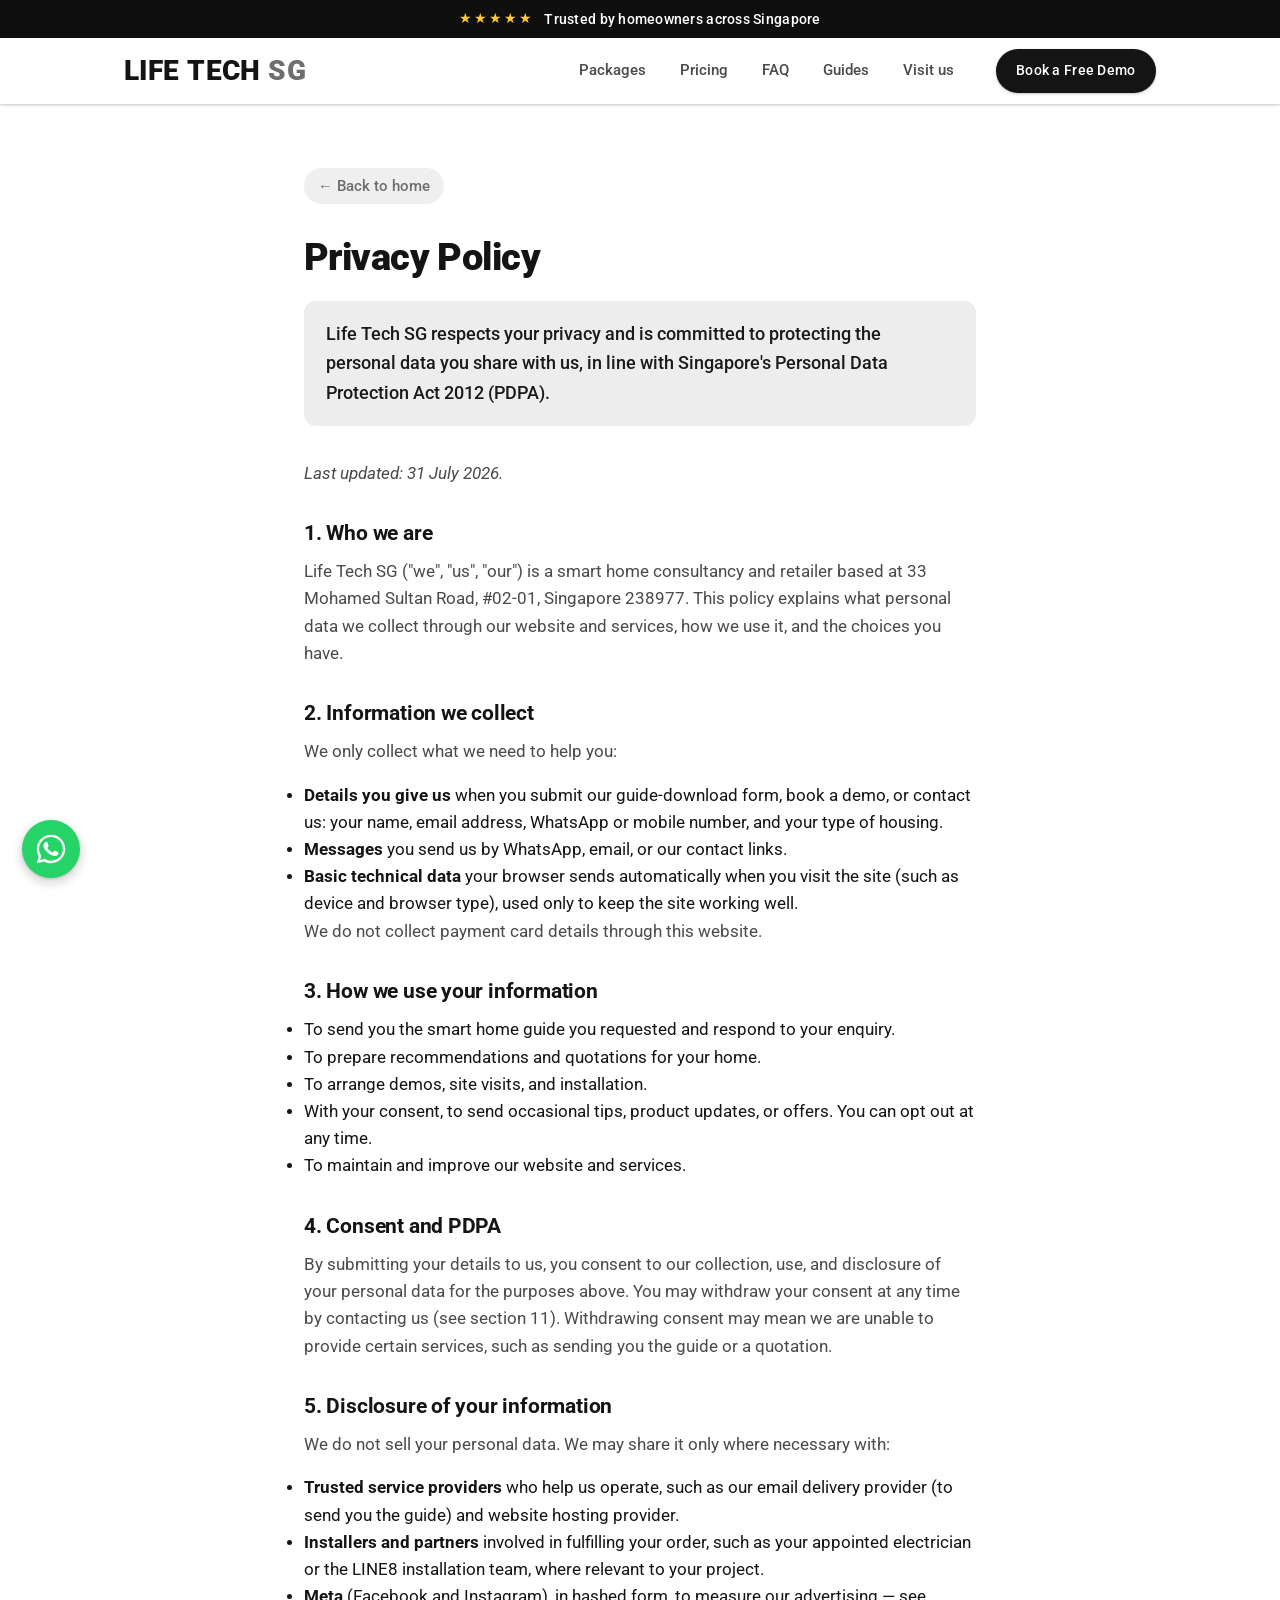
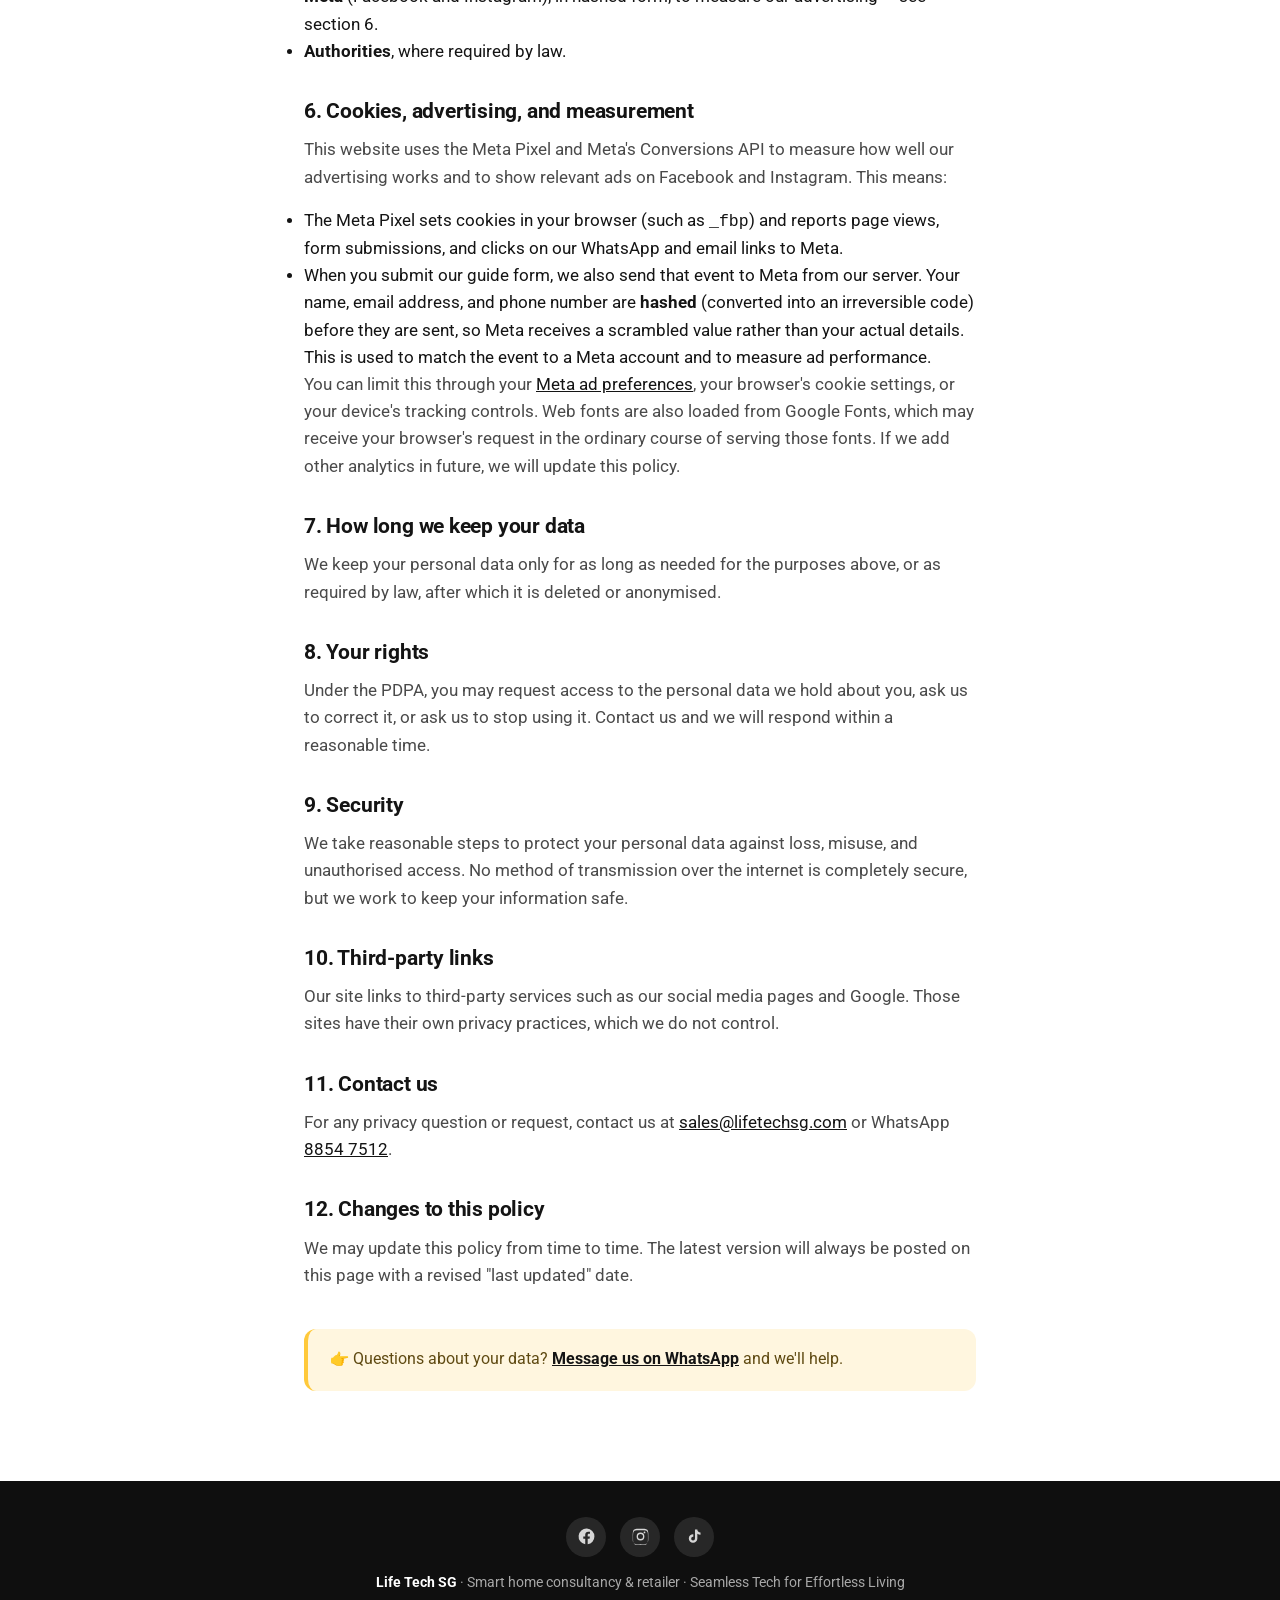
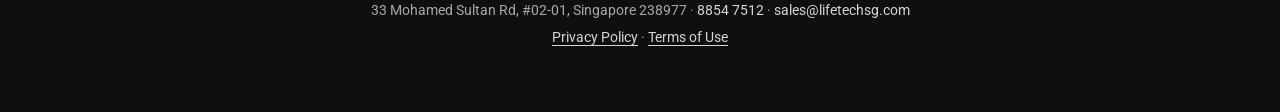
<file: privacy.html>
<!DOCTYPE html>
<html lang="en">
<head>
  <meta charset="UTF-8">
  <meta name="viewport" content="width=device-width, initial-scale=1.0">
  <title>Privacy Policy | Life Tech SG</title>
  <meta name="description" content="How Life Tech SG collects, uses, and protects your personal data in line with Singapore's Personal Data Protection Act (PDPA).">
  <link rel="preconnect" href="https://fonts.googleapis.com">
  <link rel="preconnect" href="https://fonts.gstatic.com" crossorigin>
  <link href="https://fonts.googleapis.com/css2?family=Roboto:wght@400;500;700;900&display=swap" rel="stylesheet">
  <link rel="stylesheet" href="css/style.css">
  <link rel="icon" href="data:image/svg+xml,<svg xmlns='http://www.w3.org/2000/svg' viewBox='0 0 100 100'><text y='.9em' font-size='90'>🏠</text></svg>">
  <!-- Meta Pixel (browser side). Conversions API events are sent server-side
       from api/lead.js and deduplicated against these by event_id. -->
  <script src="js/meta-pixel.js"></script>
</head>
<body>

<header class="site-header">
  <div class="trust-bar">
    <div class="container">
      <span class="stars" aria-hidden="true">★★★★★</span>
      <span>Trusted by homeowners across Singapore</span>
    </div>
  </div>
  <div class="container nav-wrap">
    <a href="index.html" class="logo">Life&nbsp;Tech&nbsp;<span>SG</span></a>
    <nav class="site-nav" id="siteNav">
      <a href="index.html#setups">Packages</a>
      <a href="index.html#pricing">Pricing</a>
      <a href="index.html#faq">FAQ</a>
      <a href="index.html#blog">Guides</a>
      <a href="index.html#contact">Visit us</a>
    </nav>
    <a class="btn btn-primary nav-cta" href="https://wa.me/6588547512?text=Hi!%20I'd%20like%20to%20book%20a%20free%20smart%20home%20demo." target="_blank" rel="noopener">Book a Free Demo</a>
    <button class="nav-toggle" id="navToggle" aria-label="Open menu" aria-expanded="false">
      <span></span><span></span><span></span>
    </button>
  </div>
</header>

<article class="article">
  <a class="article-back" href="index.html">← Back to home</a>
  <h1>Privacy Policy</h1>
  <p class="lede">Life Tech SG respects your privacy and is committed to protecting the personal data you share with us, in line with Singapore's Personal Data Protection Act 2012 (PDPA).</p>
  <p><em>Last updated: 31 July 2026.</em></p>

  <h2>1. Who we are</h2>
  <p>Life Tech SG ("we", "us", "our") is a smart home consultancy and retailer based at 33 Mohamed Sultan Road, #02-01, Singapore 238977. This policy explains what personal data we collect through our website and services, how we use it, and the choices you have.</p>

  <h2>2. Information we collect</h2>
  <p>We only collect what we need to help you:</p>
  <ul>
    <li><strong>Details you give us</strong> when you submit our guide-download form, book a demo, or contact us: your name, email address, WhatsApp or mobile number, and your type of housing.</li>
    <li><strong>Messages</strong> you send us by WhatsApp, email, or our contact links.</li>
    <li><strong>Basic technical data</strong> your browser sends automatically when you visit the site (such as device and browser type), used only to keep the site working well.</li>
  </ul>
  <p>We do not collect payment card details through this website.</p>

  <h2>3. How we use your information</h2>
  <ul>
    <li>To send you the smart home guide you requested and respond to your enquiry.</li>
    <li>To prepare recommendations and quotations for your home.</li>
    <li>To arrange demos, site visits, and installation.</li>
    <li>With your consent, to send occasional tips, product updates, or offers. You can opt out at any time.</li>
    <li>To maintain and improve our website and services.</li>
  </ul>

  <h2>4. Consent and PDPA</h2>
  <p>By submitting your details to us, you consent to our collection, use, and disclosure of your personal data for the purposes above. You may withdraw your consent at any time by contacting us (see section 11). Withdrawing consent may mean we are unable to provide certain services, such as sending you the guide or a quotation.</p>

  <h2>5. Disclosure of your information</h2>
  <p>We do not sell your personal data. We may share it only where necessary with:</p>
  <ul>
    <li><strong>Trusted service providers</strong> who help us operate, such as our email delivery provider (to send you the guide) and website hosting provider.</li>
    <li><strong>Installers and partners</strong> involved in fulfilling your order, such as your appointed electrician or the LINE8 installation team, where relevant to your project.</li>
    <li><strong>Meta</strong> (Facebook and Instagram), in hashed form, to measure our advertising — see section 6.</li>
    <li><strong>Authorities</strong>, where required by law.</li>
  </ul>

  <h2>6. Cookies, advertising, and measurement</h2>
  <p>This website uses the Meta Pixel and Meta's Conversions API to measure how well our advertising works and to show relevant ads on Facebook and Instagram. This means:</p>
  <ul>
    <li>The Meta Pixel sets cookies in your browser (such as <code>_fbp</code>) and reports page views, form submissions, and clicks on our WhatsApp and email links to Meta.</li>
    <li>When you submit our guide form, we also send that event to Meta from our server. Your name, email address, and phone number are <strong>hashed</strong> (converted into an irreversible code) before they are sent, so Meta receives a scrambled value rather than your actual details. This is used to match the event to a Meta account and to measure ad performance.</li>
  </ul>
  <p>You can limit this through your <a href="https://www.facebook.com/settings?tab=ads" target="_blank" rel="noopener">Meta ad preferences</a>, your browser's cookie settings, or your device's tracking controls. Web fonts are also loaded from Google Fonts, which may receive your browser's request in the ordinary course of serving those fonts. If we add other analytics in future, we will update this policy.</p>

  <h2>7. How long we keep your data</h2>
  <p>We keep your personal data only for as long as needed for the purposes above, or as required by law, after which it is deleted or anonymised.</p>

  <h2>8. Your rights</h2>
  <p>Under the PDPA, you may request access to the personal data we hold about you, ask us to correct it, or ask us to stop using it. Contact us and we will respond within a reasonable time.</p>

  <h2>9. Security</h2>
  <p>We take reasonable steps to protect your personal data against loss, misuse, and unauthorised access. No method of transmission over the internet is completely secure, but we work to keep your information safe.</p>

  <h2>10. Third-party links</h2>
  <p>Our site links to third-party services such as our social media pages and Google. Those sites have their own privacy practices, which we do not control.</p>

  <h2>11. Contact us</h2>
  <p>For any privacy question or request, contact us at <a href="mailto:sales@lifetechsg.com">sales@lifetechsg.com</a> or WhatsApp <a href="https://wa.me/6588547512" target="_blank" rel="noopener">8854 7512</a>.</p>

  <h2>12. Changes to this policy</h2>
  <p>We may update this policy from time to time. The latest version will always be posted on this page with a revised "last updated" date.</p>

  <div class="callout">
    👉 Questions about your data? <a href="https://wa.me/6588547512?text=Hi!%20I%20have%20a%20question%20about%20your%20privacy%20policy." target="_blank" rel="noopener">Message us on WhatsApp</a> and we'll help.
  </div>
</article>

<footer class="site-footer">
  <div class="container footer-wrap">
    <div class="footer-social">
      <a href="https://www.facebook.com/lifetechsg/" target="_blank" rel="noopener" aria-label="Life Tech SG on Facebook"><svg viewBox="0 0 24 24" aria-hidden="true"><path d="M22 12a10 10 0 1 0-11.6 9.9v-7H7.9V12h2.5V9.8c0-2.5 1.5-3.9 3.8-3.9 1.1 0 2.2.2 2.2.2v2.5h-1.3c-1.2 0-1.6.8-1.6 1.6V12h2.8l-.4 2.9h-2.4v7A10 10 0 0 0 22 12z"/></svg></a>
      <a href="https://www.instagram.com/lifetechsg/" target="_blank" rel="noopener" aria-label="Life Tech SG on Instagram"><svg viewBox="0 0 24 24" aria-hidden="true"><path d="M12 2.2c3.2 0 3.6 0 4.9.1 1.2.1 1.8.3 2.2.4.6.2 1 .5 1.4.9.4.4.7.8.9 1.4.2.4.3 1 .4 2.2.1 1.3.1 1.6.1 4.8s0 3.6-.1 4.8c-.1 1.2-.3 1.8-.4 2.2-.2.6-.5 1-.9 1.4-.4.4-.8.7-1.4.9-.4.2-1 .3-2.2.4-1.3.1-1.6.1-4.9.1s-3.6 0-4.9-.1c-1.2-.1-1.8-.3-2.2-.4-.6-.2-1-.5-1.4-.9-.4-.4-.7-.8-.9-1.4-.2-.4-.3-1-.4-2.2C2.2 15.6 2.2 15.2 2.2 12s0-3.6.1-4.8c.1-1.2.3-1.8.4-2.2.2-.6.5-1 .9-1.4.4-.4.8-.7 1.4-.9.4-.2 1-.3 2.2-.4C8.4 2.2 8.8 2.2 12 2.2zm0 1.8c-3.1 0-3.5 0-4.7.1-1.1.1-1.7.2-2.1.4-.5.2-.9.4-1.3.8-.4.4-.6.8-.8 1.3-.2.4-.3 1-.4 2.1-.1 1.2-.1 1.6-.1 4.6s0 3.4.1 4.6c.1 1.1.2 1.7.4 2.1.2.5.4.9.8 1.3.4.4.8.6 1.3.8.4.2 1 .3 2.1.4 1.2.1 1.6.1 4.7.1s3.5 0 4.7-.1c1.1-.1 1.7-.2 2.1-.4.5-.2.9-.4 1.3-.8.4-.4.6-.8.8-1.3.2-.4.3-1 .4-2.1.1-1.2.1-1.6.1-4.6s0-3.4-.1-4.6c-.1-1.1-.2-1.7-.4-2.1-.2-.5-.4-.9-.8-1.3-.4-.4-.8-.6-1.3-.8-.4-.2-1-.3-2.1-.4-1.2-.1-1.6-.1-4.7-.1zm0 3.1a4.9 4.9 0 1 1 0 9.8 4.9 4.9 0 0 1 0-9.8zm0 8.1a3.2 3.2 0 1 0 0-6.4 3.2 3.2 0 0 0 0 6.4zm6.2-8.3a1.15 1.15 0 1 1-2.3 0 1.15 1.15 0 0 1 2.3 0z"/></svg></a>
      <a href="https://www.tiktok.com/@lifetechsg" target="_blank" rel="noopener" aria-label="Life Tech SG on TikTok"><svg viewBox="0 0 24 24" aria-hidden="true"><path d="M16.6 5.8a4.3 4.3 0 0 1-1-2.8h-3v11.6a2.4 2.4 0 1 1-2.1-2.4V9.1a5.4 5.4 0 1 0 5.1 5.4V8.6a7.3 7.3 0 0 0 4 1.2V6.9a4.3 4.3 0 0 1-3-1.1z"/></svg></a>
    </div>
    <p><strong>Life Tech SG</strong> &middot; Smart home consultancy &amp; retailer &middot; Seamless Tech for Effortless Living</p>
    <p>33 Mohamed Sultan Rd, #02-01, Singapore 238977 &middot; <a href="https://wa.me/6588547512" target="_blank" rel="noopener">8854 7512</a> &middot; <a href="mailto:sales@lifetechsg.com">sales@lifetechsg.com</a></p>
    <p class="footer-legal"><a href="privacy.html">Privacy Policy</a> &middot; <a href="terms.html">Terms of Use</a></p>
  </div>
</footer>

<a class="wa-fab" href="https://wa.me/6588547512?text=Hi!%20I'd%20like%20to%20find%20out%20more%20about%20smart%20home%20packages." target="_blank" rel="noopener" aria-label="Chat with us on WhatsApp">
  <svg viewBox="0 0 32 32" width="30" height="30" fill="#fff" aria-hidden="true"><path d="M16 .8C7.6.8.8 7.6.8 16c0 2.7.7 5.3 2 7.6L.8 31.2l7.8-2c2.2 1.2 4.7 1.9 7.4 1.9 8.4 0 15.2-6.8 15.2-15.1C31.2 7.6 24.4.8 16 .8zm0 27.7c-2.3 0-4.6-.6-6.5-1.8l-.5-.3-4.6 1.2 1.2-4.5-.3-.5c-1.3-2-2-4.4-2-6.8C3.3 9 9 3.3 16 3.3S28.7 9 28.7 16 23 28.5 16 28.5zm7-9.5c-.4-.2-2.3-1.1-2.6-1.2-.4-.1-.6-.2-.9.2-.3.4-1 1.2-1.2 1.5-.2.3-.4.3-.8.1-.4-.2-1.6-.6-3.1-1.9-1.1-1-1.9-2.3-2.1-2.6-.2-.4 0-.6.2-.8.2-.2.4-.4.5-.7.2-.2.2-.4.4-.7.1-.3.1-.5 0-.7-.1-.2-.9-2.1-1.2-2.9-.3-.8-.6-.7-.9-.7h-.8c-.3 0-.7.1-1.1.5-.4.4-1.4 1.3-1.4 3.3s1.4 3.8 1.6 4.1c.2.3 2.8 4.3 6.8 6 .9.4 1.7.7 2.2.8 1 .3 1.8.3 2.5.2.8-.1 2.3-.9 2.6-1.8.3-.9.3-1.7.2-1.8-.1-.2-.4-.3-.8-.5z"/></svg>
</a>

<script src="js/main.js"></script>
</body>
</html>
</file>
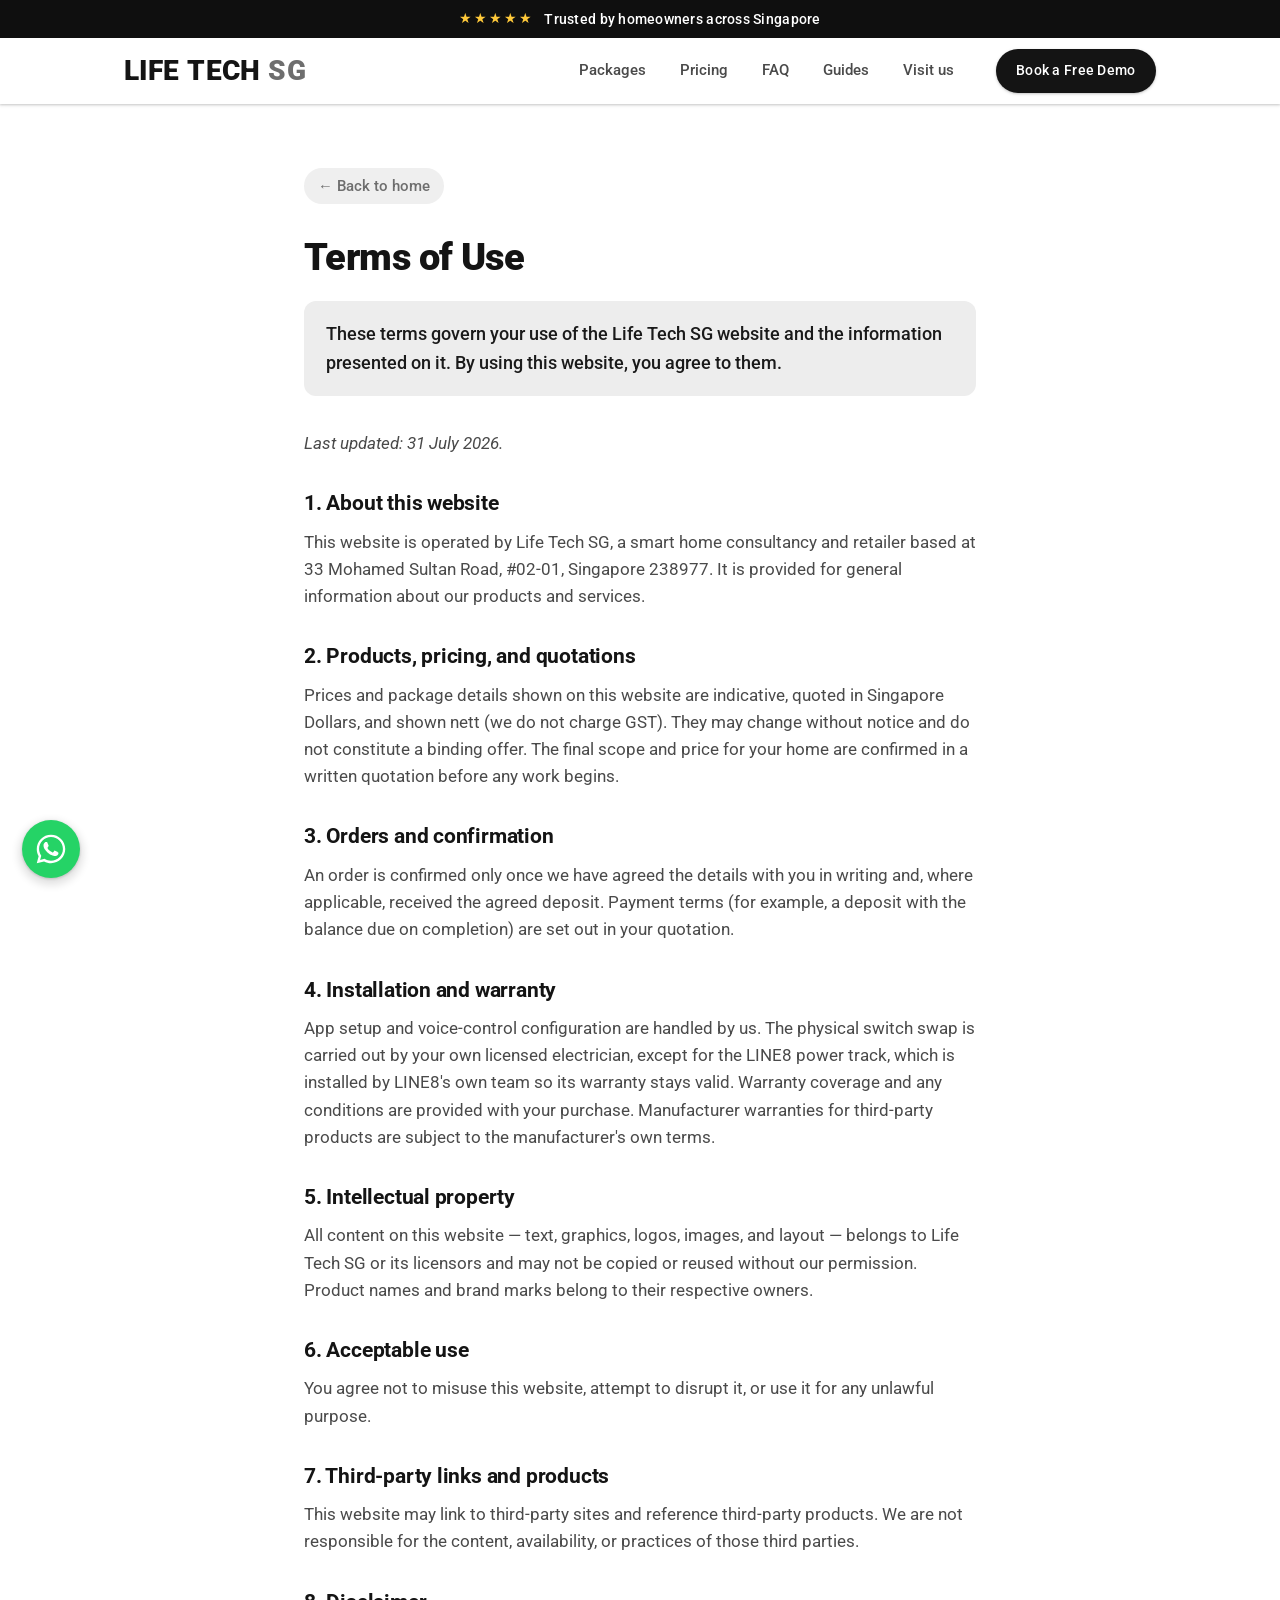
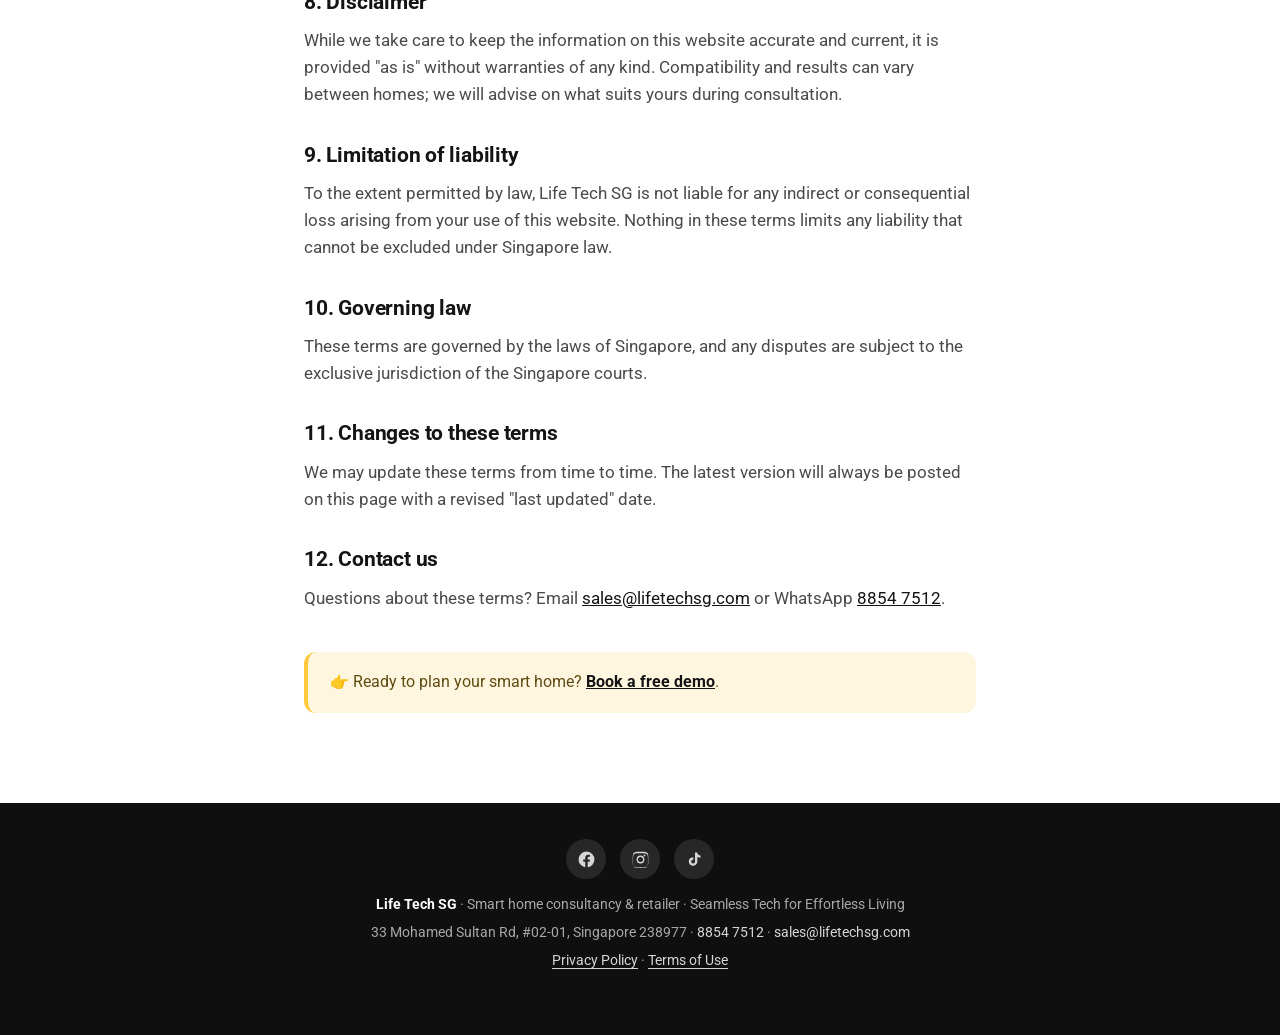
<file: terms.html>
<!DOCTYPE html>
<html lang="en">
<head>
  <meta charset="UTF-8">
  <meta name="viewport" content="width=device-width, initial-scale=1.0">
  <title>Terms of Use | Life Tech SG</title>
  <meta name="description" content="The terms governing your use of the Life Tech SG website and the information, pricing, and services presented on it.">
  <link rel="preconnect" href="https://fonts.googleapis.com">
  <link rel="preconnect" href="https://fonts.gstatic.com" crossorigin>
  <link href="https://fonts.googleapis.com/css2?family=Roboto:wght@400;500;700;900&display=swap" rel="stylesheet">
  <link rel="stylesheet" href="css/style.css">
  <link rel="icon" href="data:image/svg+xml,<svg xmlns='http://www.w3.org/2000/svg' viewBox='0 0 100 100'><text y='.9em' font-size='90'>🏠</text></svg>">
  <!-- Meta Pixel (browser side). Conversions API events are sent server-side
       from api/lead.js and deduplicated against these by event_id. -->
  <script src="js/meta-pixel.js"></script>
</head>
<body>

<header class="site-header">
  <div class="trust-bar">
    <div class="container">
      <span class="stars" aria-hidden="true">★★★★★</span>
      <span>Trusted by homeowners across Singapore</span>
    </div>
  </div>
  <div class="container nav-wrap">
    <a href="index.html" class="logo">Life&nbsp;Tech&nbsp;<span>SG</span></a>
    <nav class="site-nav" id="siteNav">
      <a href="index.html#setups">Packages</a>
      <a href="index.html#pricing">Pricing</a>
      <a href="index.html#faq">FAQ</a>
      <a href="index.html#blog">Guides</a>
      <a href="index.html#contact">Visit us</a>
    </nav>
    <a class="btn btn-primary nav-cta" href="https://wa.me/6588547512?text=Hi!%20I'd%20like%20to%20book%20a%20free%20smart%20home%20demo." target="_blank" rel="noopener">Book a Free Demo</a>
    <button class="nav-toggle" id="navToggle" aria-label="Open menu" aria-expanded="false">
      <span></span><span></span><span></span>
    </button>
  </div>
</header>

<article class="article">
  <a class="article-back" href="index.html">← Back to home</a>
  <h1>Terms of Use</h1>
  <p class="lede">These terms govern your use of the Life Tech SG website and the information presented on it. By using this website, you agree to them.</p>
  <p><em>Last updated: 31 July 2026.</em></p>

  <h2>1. About this website</h2>
  <p>This website is operated by Life Tech SG, a smart home consultancy and retailer based at 33 Mohamed Sultan Road, #02-01, Singapore 238977. It is provided for general information about our products and services.</p>

  <h2>2. Products, pricing, and quotations</h2>
  <p>Prices and package details shown on this website are indicative, quoted in Singapore Dollars, and shown nett (we do not charge GST). They may change without notice and do not constitute a binding offer. The final scope and price for your home are confirmed in a written quotation before any work begins.</p>

  <h2>3. Orders and confirmation</h2>
  <p>An order is confirmed only once we have agreed the details with you in writing and, where applicable, received the agreed deposit. Payment terms (for example, a deposit with the balance due on completion) are set out in your quotation.</p>

  <h2>4. Installation and warranty</h2>
  <p>App setup and voice-control configuration are handled by us. The physical switch swap is carried out by your own licensed electrician, except for the LINE8 power track, which is installed by LINE8's own team so its warranty stays valid. Warranty coverage and any conditions are provided with your purchase. Manufacturer warranties for third-party products are subject to the manufacturer's own terms.</p>

  <h2>5. Intellectual property</h2>
  <p>All content on this website — text, graphics, logos, images, and layout — belongs to Life Tech SG or its licensors and may not be copied or reused without our permission. Product names and brand marks belong to their respective owners.</p>

  <h2>6. Acceptable use</h2>
  <p>You agree not to misuse this website, attempt to disrupt it, or use it for any unlawful purpose.</p>

  <h2>7. Third-party links and products</h2>
  <p>This website may link to third-party sites and reference third-party products. We are not responsible for the content, availability, or practices of those third parties.</p>

  <h2>8. Disclaimer</h2>
  <p>While we take care to keep the information on this website accurate and current, it is provided "as is" without warranties of any kind. Compatibility and results can vary between homes; we will advise on what suits yours during consultation.</p>

  <h2>9. Limitation of liability</h2>
  <p>To the extent permitted by law, Life Tech SG is not liable for any indirect or consequential loss arising from your use of this website. Nothing in these terms limits any liability that cannot be excluded under Singapore law.</p>

  <h2>10. Governing law</h2>
  <p>These terms are governed by the laws of Singapore, and any disputes are subject to the exclusive jurisdiction of the Singapore courts.</p>

  <h2>11. Changes to these terms</h2>
  <p>We may update these terms from time to time. The latest version will always be posted on this page with a revised "last updated" date.</p>

  <h2>12. Contact us</h2>
  <p>Questions about these terms? Email <a href="mailto:sales@lifetechsg.com">sales@lifetechsg.com</a> or WhatsApp <a href="https://wa.me/6588547512" target="_blank" rel="noopener">8854 7512</a>.</p>

  <div class="callout">
    👉 Ready to plan your smart home? <a href="https://wa.me/6588547512?text=Hi!%20I'd%20like%20to%20book%20a%20free%20smart%20home%20demo." target="_blank" rel="noopener">Book a free demo</a>.
  </div>
</article>

<footer class="site-footer">
  <div class="container footer-wrap">
    <div class="footer-social">
      <a href="https://www.facebook.com/lifetechsg/" target="_blank" rel="noopener" aria-label="Life Tech SG on Facebook"><svg viewBox="0 0 24 24" aria-hidden="true"><path d="M22 12a10 10 0 1 0-11.6 9.9v-7H7.9V12h2.5V9.8c0-2.5 1.5-3.9 3.8-3.9 1.1 0 2.2.2 2.2.2v2.5h-1.3c-1.2 0-1.6.8-1.6 1.6V12h2.8l-.4 2.9h-2.4v7A10 10 0 0 0 22 12z"/></svg></a>
      <a href="https://www.instagram.com/lifetechsg/" target="_blank" rel="noopener" aria-label="Life Tech SG on Instagram"><svg viewBox="0 0 24 24" aria-hidden="true"><path d="M12 2.2c3.2 0 3.6 0 4.9.1 1.2.1 1.8.3 2.2.4.6.2 1 .5 1.4.9.4.4.7.8.9 1.4.2.4.3 1 .4 2.2.1 1.3.1 1.6.1 4.8s0 3.6-.1 4.8c-.1 1.2-.3 1.8-.4 2.2-.2.6-.5 1-.9 1.4-.4.4-.8.7-1.4.9-.4.2-1 .3-2.2.4-1.3.1-1.6.1-4.9.1s-3.6 0-4.9-.1c-1.2-.1-1.8-.3-2.2-.4-.6-.2-1-.5-1.4-.9-.4-.4-.7-.8-.9-1.4-.2-.4-.3-1-.4-2.2C2.2 15.6 2.2 15.2 2.2 12s0-3.6.1-4.8c.1-1.2.3-1.8.4-2.2.2-.6.5-1 .9-1.4.4-.4.8-.7 1.4-.9.4-.2 1-.3 2.2-.4C8.4 2.2 8.8 2.2 12 2.2zm0 1.8c-3.1 0-3.5 0-4.7.1-1.1.1-1.7.2-2.1.4-.5.2-.9.4-1.3.8-.4.4-.6.8-.8 1.3-.2.4-.3 1-.4 2.1-.1 1.2-.1 1.6-.1 4.6s0 3.4.1 4.6c.1 1.1.2 1.7.4 2.1.2.5.4.9.8 1.3.4.4.8.6 1.3.8.4.2 1 .3 2.1.4 1.2.1 1.6.1 4.7.1s3.5 0 4.7-.1c1.1-.1 1.7-.2 2.1-.4.5-.2.9-.4 1.3-.8.4-.4.6-.8.8-1.3.2-.4.3-1 .4-2.1.1-1.2.1-1.6.1-4.6s0-3.4-.1-4.6c-.1-1.1-.2-1.7-.4-2.1-.2-.5-.4-.9-.8-1.3-.4-.4-.8-.6-1.3-.8-.4-.2-1-.3-2.1-.4-1.2-.1-1.6-.1-4.7-.1zm0 3.1a4.9 4.9 0 1 1 0 9.8 4.9 4.9 0 0 1 0-9.8zm0 8.1a3.2 3.2 0 1 0 0-6.4 3.2 3.2 0 0 0 0 6.4zm6.2-8.3a1.15 1.15 0 1 1-2.3 0 1.15 1.15 0 0 1 2.3 0z"/></svg></a>
      <a href="https://www.tiktok.com/@lifetechsg" target="_blank" rel="noopener" aria-label="Life Tech SG on TikTok"><svg viewBox="0 0 24 24" aria-hidden="true"><path d="M16.6 5.8a4.3 4.3 0 0 1-1-2.8h-3v11.6a2.4 2.4 0 1 1-2.1-2.4V9.1a5.4 5.4 0 1 0 5.1 5.4V8.6a7.3 7.3 0 0 0 4 1.2V6.9a4.3 4.3 0 0 1-3-1.1z"/></svg></a>
    </div>
    <p><strong>Life Tech SG</strong> &middot; Smart home consultancy &amp; retailer &middot; Seamless Tech for Effortless Living</p>
    <p>33 Mohamed Sultan Rd, #02-01, Singapore 238977 &middot; <a href="https://wa.me/6588547512" target="_blank" rel="noopener">8854 7512</a> &middot; <a href="mailto:sales@lifetechsg.com">sales@lifetechsg.com</a></p>
    <p class="footer-legal"><a href="privacy.html">Privacy Policy</a> &middot; <a href="terms.html">Terms of Use</a></p>
  </div>
</footer>

<a class="wa-fab" href="https://wa.me/6588547512?text=Hi!%20I'd%20like%20to%20find%20out%20more%20about%20smart%20home%20packages." target="_blank" rel="noopener" aria-label="Chat with us on WhatsApp">
  <svg viewBox="0 0 32 32" width="30" height="30" fill="#fff" aria-hidden="true"><path d="M16 .8C7.6.8.8 7.6.8 16c0 2.7.7 5.3 2 7.6L.8 31.2l7.8-2c2.2 1.2 4.7 1.9 7.4 1.9 8.4 0 15.2-6.8 15.2-15.1C31.2 7.6 24.4.8 16 .8zm0 27.7c-2.3 0-4.6-.6-6.5-1.8l-.5-.3-4.6 1.2 1.2-4.5-.3-.5c-1.3-2-2-4.4-2-6.8C3.3 9 9 3.3 16 3.3S28.7 9 28.7 16 23 28.5 16 28.5zm7-9.5c-.4-.2-2.3-1.1-2.6-1.2-.4-.1-.6-.2-.9.2-.3.4-1 1.2-1.2 1.5-.2.3-.4.3-.8.1-.4-.2-1.6-.6-3.1-1.9-1.1-1-1.9-2.3-2.1-2.6-.2-.4 0-.6.2-.8.2-.2.4-.4.5-.7.2-.2.2-.4.4-.7.1-.3.1-.5 0-.7-.1-.2-.9-2.1-1.2-2.9-.3-.8-.6-.7-.9-.7h-.8c-.3 0-.7.1-1.1.5-.4.4-1.4 1.3-1.4 3.3s1.4 3.8 1.6 4.1c.2.3 2.8 4.3 6.8 6 .9.4 1.7.7 2.2.8 1 .3 1.8.3 2.5.2.8-.1 2.3-.9 2.6-1.8.3-.9.3-1.7.2-1.8-.1-.2-.4-.3-.8-.5z"/></svg>
</a>

<script src="js/main.js"></script>
</body>
</html>
</file>
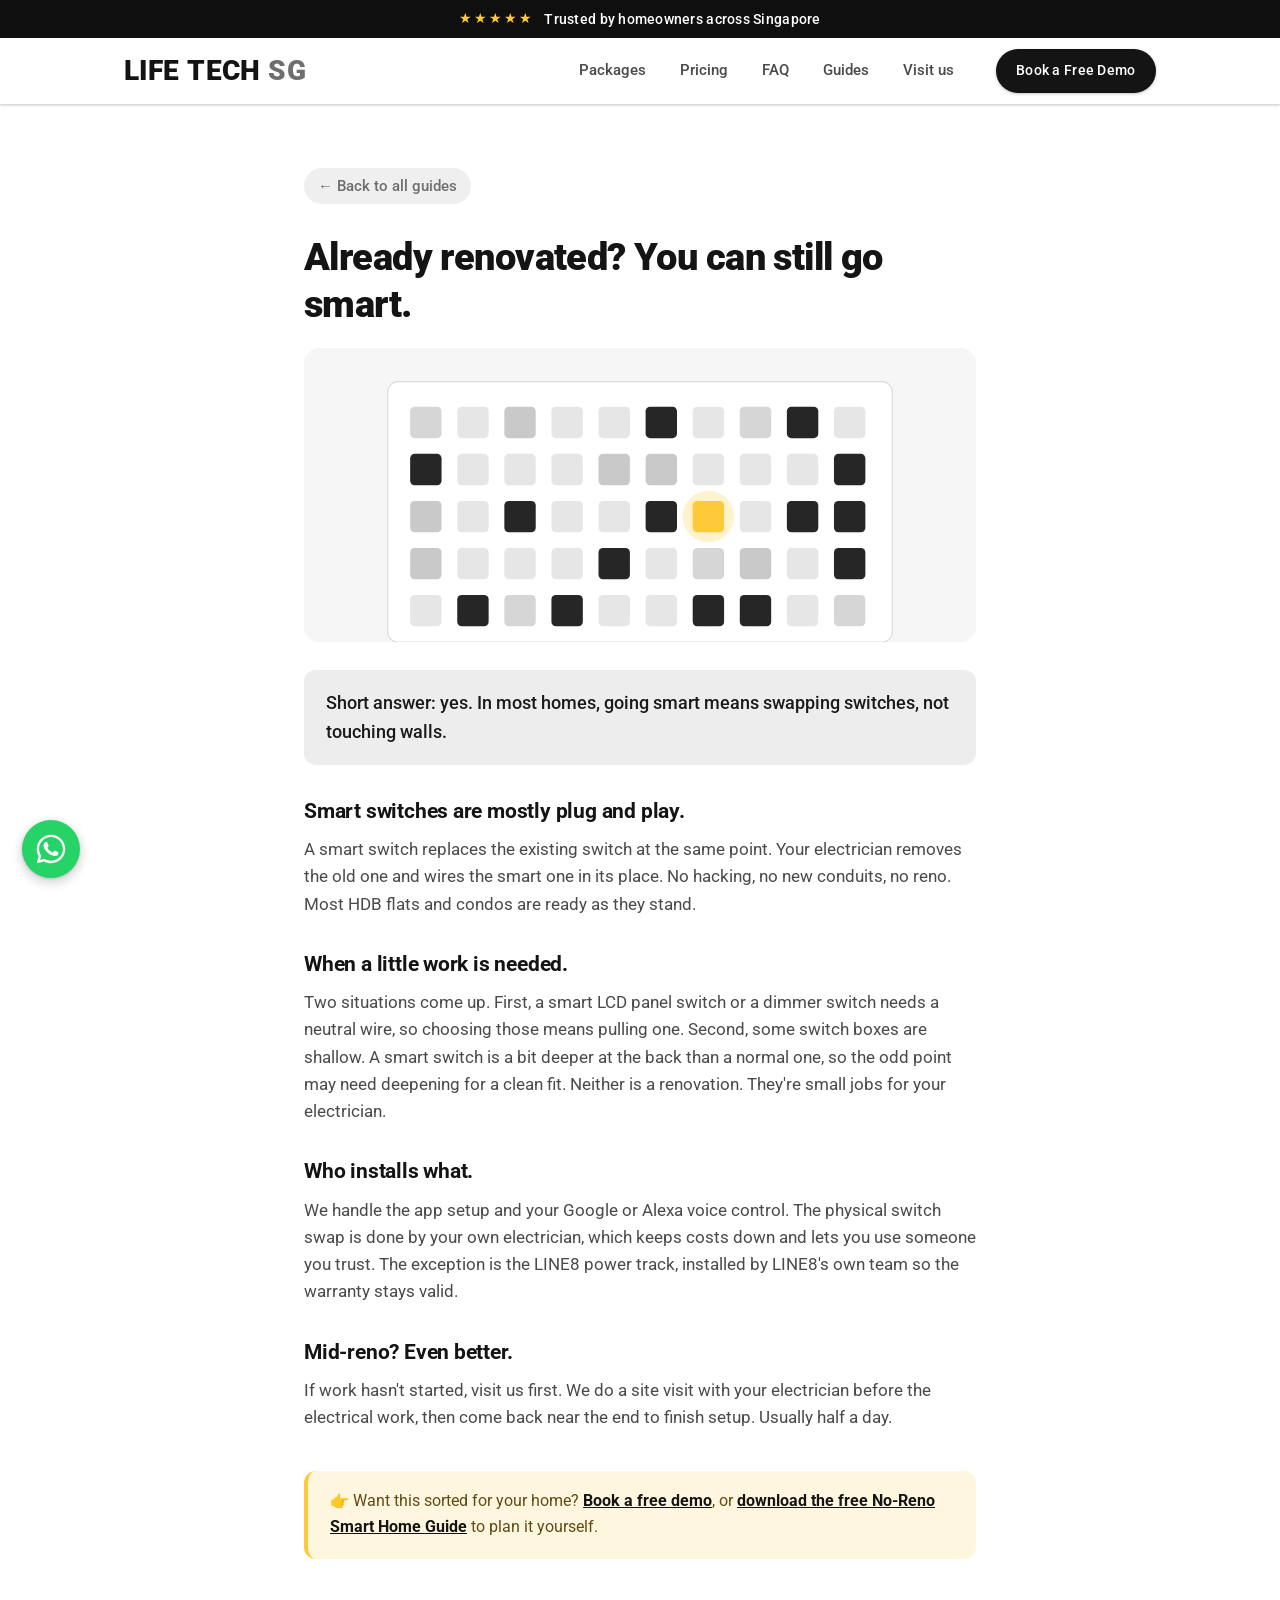
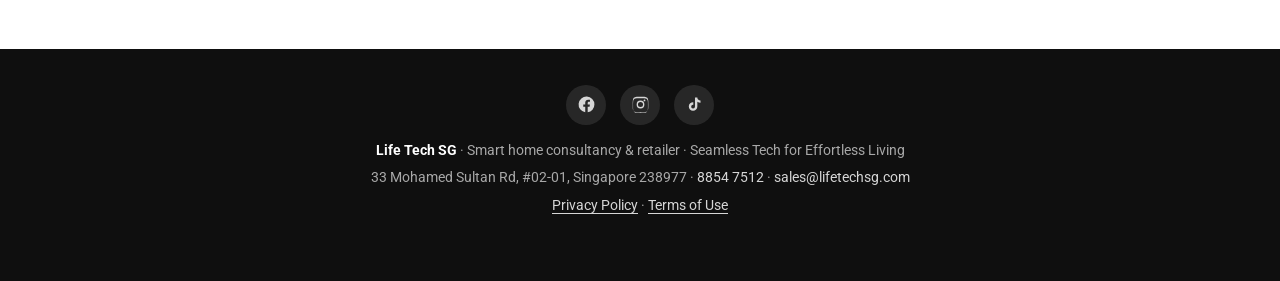
<file: blog/already-renovated-go-smart.html>
<!DOCTYPE html>
<html lang="en">
<head>
  <meta charset="UTF-8">
  <meta name="viewport" content="width=device-width, initial-scale=1.0">
  <title>Already renovated? You can still go smart. | Life Tech SG</title>
  <meta name="description" content="In most Singapore homes, going smart means swapping switches, not touching walls. Here's what's plug-and-play and when a little work is needed.">
  <link rel="preconnect" href="https://fonts.googleapis.com">
  <link rel="preconnect" href="https://fonts.gstatic.com" crossorigin>
  <link href="https://fonts.googleapis.com/css2?family=Roboto:wght@400;500;700;900&display=swap" rel="stylesheet">
  <link rel="stylesheet" href="../css/style.css">
  <link rel="icon" href="data:image/svg+xml,<svg xmlns='http://www.w3.org/2000/svg' viewBox='0 0 100 100'><text y='.9em' font-size='90'>🏠</text></svg>">
  <!-- Meta Pixel (browser side). Conversions API events are sent server-side
       from api/lead.js and deduplicated against these by event_id. -->
  <script src="../js/meta-pixel.js"></script>
</head>
<body>

<header class="site-header">
  <div class="trust-bar">
    <div class="container">
      <span class="stars" aria-hidden="true">★★★★★</span>
      <span>Trusted by homeowners across Singapore</span>
    </div>
  </div>
  <div class="container nav-wrap">
    <a href="../index.html" class="logo">Life&nbsp;Tech&nbsp;<span>SG</span></a>
    <nav class="site-nav" id="siteNav">
      <a href="../index.html#setups">Packages</a>
      <a href="../index.html#pricing">Pricing</a>
      <a href="../index.html#faq">FAQ</a>
      <a href="../index.html#blog">Guides</a>
      <a href="../index.html#contact">Visit us</a>
    </nav>
    <a class="btn btn-primary nav-cta" href="https://wa.me/6588547512?text=Hi!%20I'd%20like%20to%20book%20a%20free%20smart%20home%20demo." target="_blank" rel="noopener">Book a Free Demo</a>
    <button class="nav-toggle" id="navToggle" aria-label="Open menu" aria-expanded="false">
      <span></span><span></span><span></span>
    </button>
  </div>
</header>

<article class="article">
  <a class="article-back" href="../index.html#blog">← Back to all guides</a>
  <h1>Already renovated? You can still go smart.</h1>
  <img class="article-hero" src="../assets/blog/already-renovated.svg" alt="Abstract HDB block facade with one smart-lit window">
  <p class="lede">Short answer: yes. In most homes, going smart means swapping switches, not touching walls.</p>

  <h2>Smart switches are mostly plug and play.</h2>
  <p>A smart switch replaces the existing switch at the same point. Your electrician removes the old one and wires the smart one in its place. No hacking, no new conduits, no reno. Most HDB flats and condos are ready as they stand.</p>

  <h2>When a little work is needed.</h2>
  <p>Two situations come up. First, a smart LCD panel switch or a dimmer switch needs a neutral wire, so choosing those means pulling one. Second, some switch boxes are shallow. A smart switch is a bit deeper at the back than a normal one, so the odd point may need deepening for a clean fit. Neither is a renovation. They're small jobs for your electrician.</p>

  <h2>Who installs what.</h2>
  <p>We handle the app setup and your Google or Alexa voice control. The physical switch swap is done by your own electrician, which keeps costs down and lets you use someone you trust. The exception is the LINE8 power track, installed by LINE8's own team so the warranty stays valid.</p>

  <h2>Mid-reno? Even better.</h2>
  <p>If work hasn't started, visit us first. We do a site visit with your electrician before the electrical work, then come back near the end to finish setup. Usually half a day.</p>

  <div class="callout">
    👉 Want this sorted for your home? <a href="https://wa.me/6588547512?text=Hi!%20I'd%20like%20to%20book%20a%20free%20smart%20home%20demo." target="_blank" rel="noopener">Book a free demo</a>, or <a href="../index.html#guide">download the free No-Reno Smart Home Guide</a> to plan it yourself.
  </div>
</article>

<footer class="site-footer">
  <div class="container footer-wrap">
    <div class="footer-social">
      <a href="https://www.facebook.com/lifetechsg/" target="_blank" rel="noopener" aria-label="Life Tech SG on Facebook"><svg viewBox="0 0 24 24" aria-hidden="true"><path d="M22 12a10 10 0 1 0-11.6 9.9v-7H7.9V12h2.5V9.8c0-2.5 1.5-3.9 3.8-3.9 1.1 0 2.2.2 2.2.2v2.5h-1.3c-1.2 0-1.6.8-1.6 1.6V12h2.8l-.4 2.9h-2.4v7A10 10 0 0 0 22 12z"/></svg></a>
      <a href="https://www.instagram.com/lifetechsg/" target="_blank" rel="noopener" aria-label="Life Tech SG on Instagram"><svg viewBox="0 0 24 24" aria-hidden="true"><path d="M12 2.2c3.2 0 3.6 0 4.9.1 1.2.1 1.8.3 2.2.4.6.2 1 .5 1.4.9.4.4.7.8.9 1.4.2.4.3 1 .4 2.2.1 1.3.1 1.6.1 4.8s0 3.6-.1 4.8c-.1 1.2-.3 1.8-.4 2.2-.2.6-.5 1-.9 1.4-.4.4-.8.7-1.4.9-.4.2-1 .3-2.2.4-1.3.1-1.6.1-4.9.1s-3.6 0-4.9-.1c-1.2-.1-1.8-.3-2.2-.4-.6-.2-1-.5-1.4-.9-.4-.4-.7-.8-.9-1.4-.2-.4-.3-1-.4-2.2C2.2 15.6 2.2 15.2 2.2 12s0-3.6.1-4.8c.1-1.2.3-1.8.4-2.2.2-.6.5-1 .9-1.4.4-.4.8-.7 1.4-.9.4-.2 1-.3 2.2-.4C8.4 2.2 8.8 2.2 12 2.2zm0 1.8c-3.1 0-3.5 0-4.7.1-1.1.1-1.7.2-2.1.4-.5.2-.9.4-1.3.8-.4.4-.6.8-.8 1.3-.2.4-.3 1-.4 2.1-.1 1.2-.1 1.6-.1 4.6s0 3.4.1 4.6c.1 1.1.2 1.7.4 2.1.2.5.4.9.8 1.3.4.4.8.6 1.3.8.4.2 1 .3 2.1.4 1.2.1 1.6.1 4.7.1s3.5 0 4.7-.1c1.1-.1 1.7-.2 2.1-.4.5-.2.9-.4 1.3-.8.4-.4.6-.8.8-1.3.2-.4.3-1 .4-2.1.1-1.2.1-1.6.1-4.6s0-3.4-.1-4.6c-.1-1.1-.2-1.7-.4-2.1-.2-.5-.4-.9-.8-1.3-.4-.4-.8-.6-1.3-.8-.4-.2-1-.3-2.1-.4-1.2-.1-1.6-.1-4.7-.1zm0 3.1a4.9 4.9 0 1 1 0 9.8 4.9 4.9 0 0 1 0-9.8zm0 8.1a3.2 3.2 0 1 0 0-6.4 3.2 3.2 0 0 0 0 6.4zm6.2-8.3a1.15 1.15 0 1 1-2.3 0 1.15 1.15 0 0 1 2.3 0z"/></svg></a>
      <a href="https://www.tiktok.com/@lifetechsg" target="_blank" rel="noopener" aria-label="Life Tech SG on TikTok"><svg viewBox="0 0 24 24" aria-hidden="true"><path d="M16.6 5.8a4.3 4.3 0 0 1-1-2.8h-3v11.6a2.4 2.4 0 1 1-2.1-2.4V9.1a5.4 5.4 0 1 0 5.1 5.4V8.6a7.3 7.3 0 0 0 4 1.2V6.9a4.3 4.3 0 0 1-3-1.1z"/></svg></a>
    </div>
    <p><strong>Life Tech SG</strong> &middot; Smart home consultancy &amp; retailer &middot; Seamless Tech for Effortless Living</p>
    <p>33 Mohamed Sultan Rd, #02-01, Singapore 238977 · <a href="https://wa.me/6588547512" target="_blank" rel="noopener">8854 7512</a> · <a href="mailto:sales@lifetechsg.com">sales@lifetechsg.com</a></p>
    <p class="footer-legal"><a href="../privacy.html">Privacy Policy</a> · <a href="../terms.html">Terms of Use</a></p>
  </div>
</footer>

<a class="wa-fab" href="https://wa.me/6588547512?text=Hi!%20I'd%20like%20to%20find%20out%20more%20about%20smart%20home%20packages." target="_blank" rel="noopener" aria-label="Chat with us on WhatsApp">
  <svg viewBox="0 0 32 32" width="30" height="30" fill="#fff" aria-hidden="true"><path d="M16 .8C7.6.8.8 7.6.8 16c0 2.7.7 5.3 2 7.6L.8 31.2l7.8-2c2.2 1.2 4.7 1.9 7.4 1.9 8.4 0 15.2-6.8 15.2-15.1C31.2 7.6 24.4.8 16 .8zm0 27.7c-2.3 0-4.6-.6-6.5-1.8l-.5-.3-4.6 1.2 1.2-4.5-.3-.5c-1.3-2-2-4.4-2-6.8C3.3 9 9 3.3 16 3.3S28.7 9 28.7 16 23 28.5 16 28.5zm7-9.5c-.4-.2-2.3-1.1-2.6-1.2-.4-.1-.6-.2-.9.2-.3.4-1 1.2-1.2 1.5-.2.3-.4.3-.8.1-.4-.2-1.6-.6-3.1-1.9-1.1-1-1.9-2.3-2.1-2.6-.2-.4 0-.6.2-.8.2-.2.4-.4.5-.7.2-.2.2-.4.4-.7.1-.3.1-.5 0-.7-.1-.2-.9-2.1-1.2-2.9-.3-.8-.6-.7-.9-.7h-.8c-.3 0-.7.1-1.1.5-.4.4-1.4 1.3-1.4 3.3s1.4 3.8 1.6 4.1c.2.3 2.8 4.3 6.8 6 .9.4 1.7.7 2.2.8 1 .3 1.8.3 2.5.2.8-.1 2.3-.9 2.6-1.8.3-.9.3-1.7.2-1.8-.1-.2-.4-.3-.8-.5z"/></svg>
</a>

<script src="../js/main.js"></script>
</body>
</html>
</file>
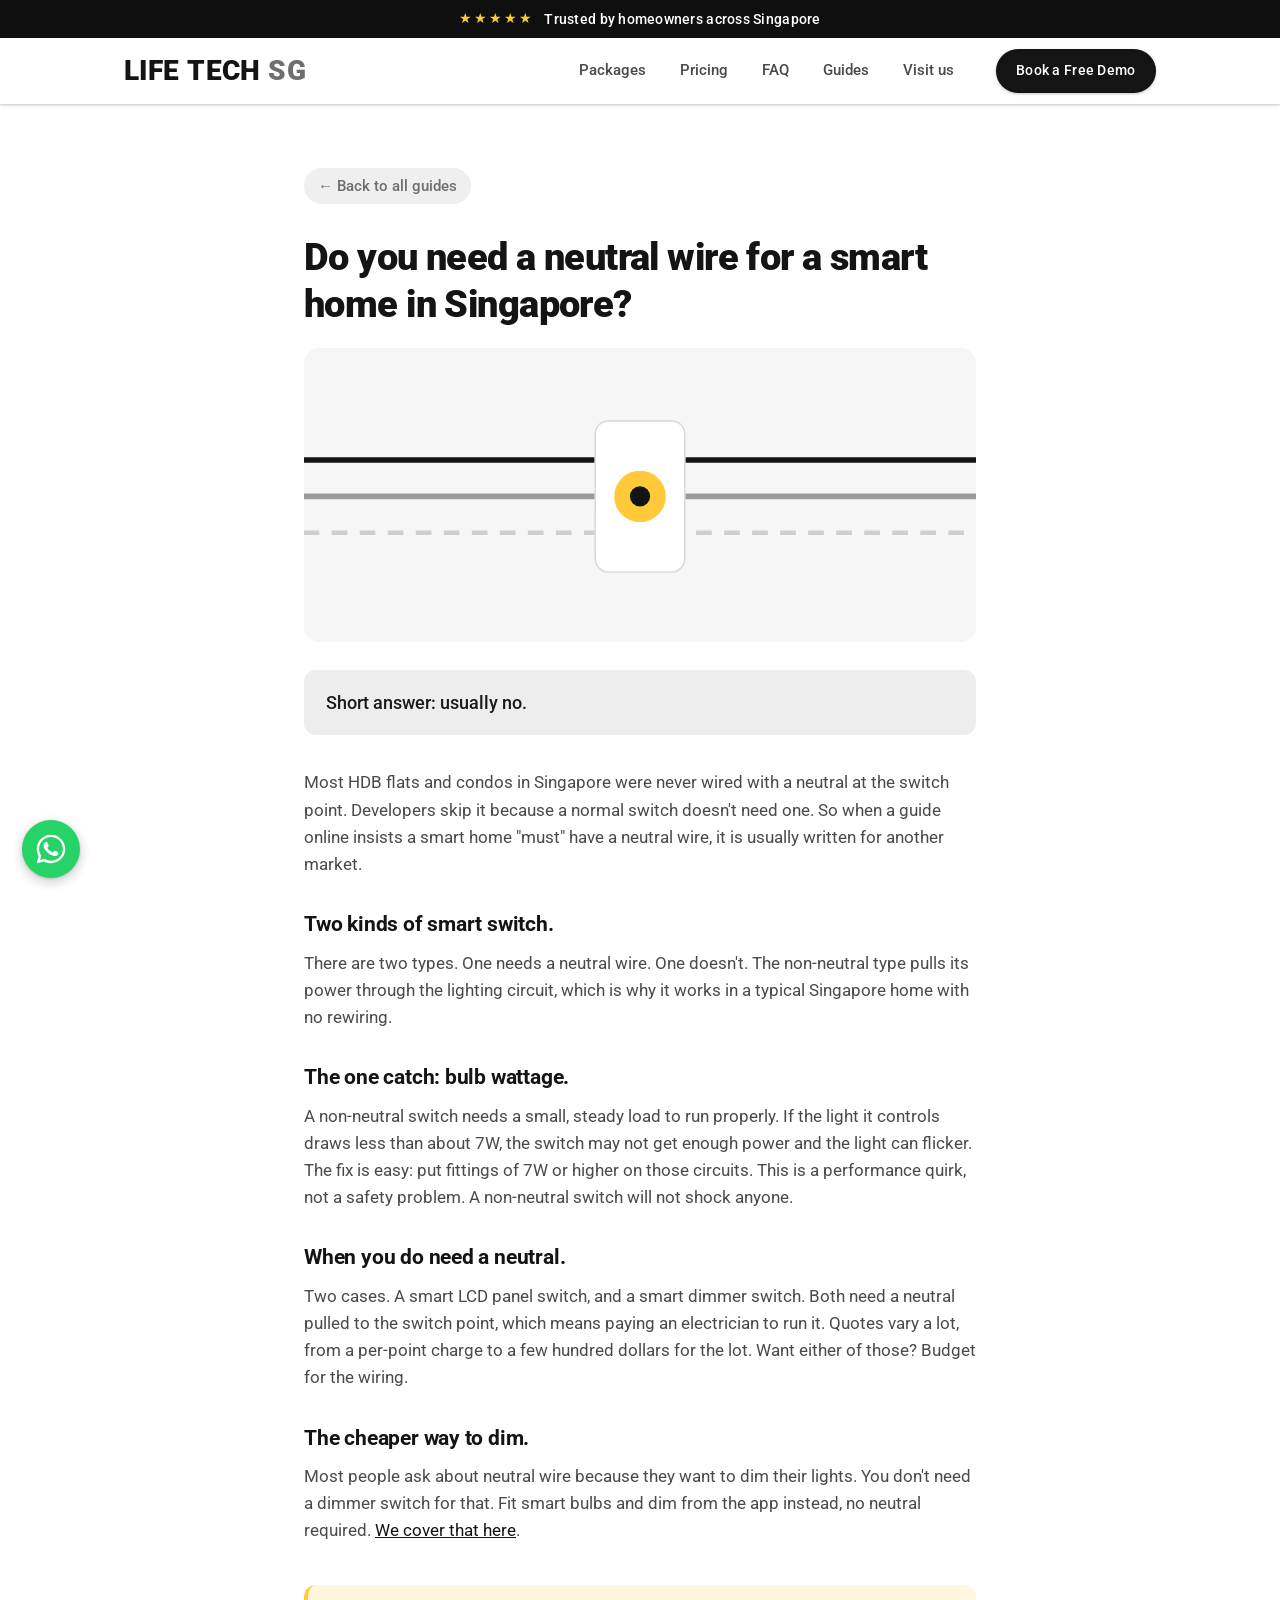
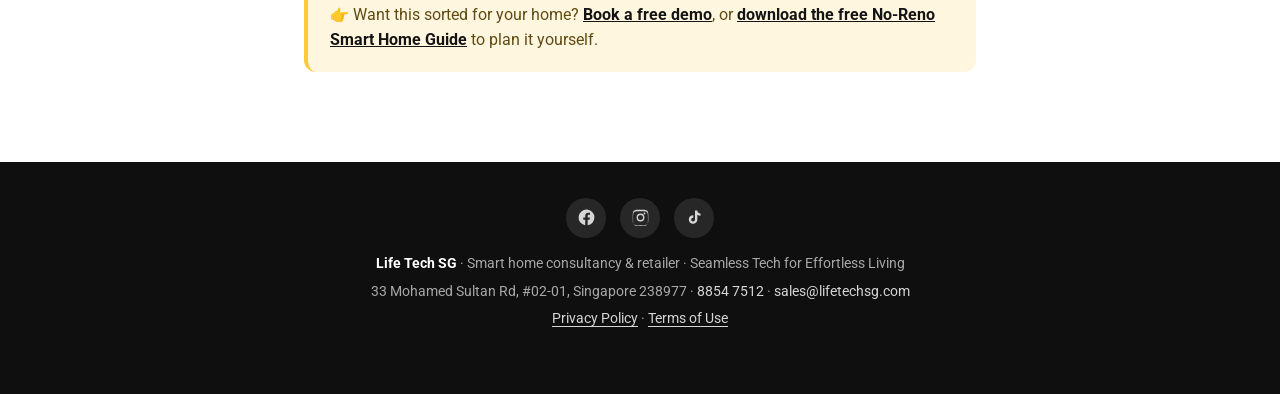
<file: blog/neutral-wire-singapore-smart-home.html>
<!DOCTYPE html>
<html lang="en">
<head>
  <meta charset="UTF-8">
  <meta name="viewport" content="width=device-width, initial-scale=1.0">
  <title>Do you need a neutral wire for a smart home in Singapore? | Life Tech SG</title>
  <meta name="description" content="Usually no. Most HDB flats and condos in Singapore were never wired with a neutral at the switch point, and non-neutral smart switches work fine without one.">
  <link rel="preconnect" href="https://fonts.googleapis.com">
  <link rel="preconnect" href="https://fonts.gstatic.com" crossorigin>
  <link href="https://fonts.googleapis.com/css2?family=Roboto:wght@400;500;700;900&display=swap" rel="stylesheet">
  <link rel="stylesheet" href="../css/style.css">
  <link rel="icon" href="data:image/svg+xml,<svg xmlns='http://www.w3.org/2000/svg' viewBox='0 0 100 100'><text y='.9em' font-size='90'>🏠</text></svg>">
  <!-- Meta Pixel (browser side). Conversions API events are sent server-side
       from api/lead.js and deduplicated against these by event_id. -->
  <script src="../js/meta-pixel.js"></script>
</head>
<body>

<header class="site-header">
  <div class="trust-bar">
    <div class="container">
      <span class="stars" aria-hidden="true">★★★★★</span>
      <span>Trusted by homeowners across Singapore</span>
    </div>
  </div>
  <div class="container nav-wrap">
    <a href="../index.html" class="logo">Life&nbsp;Tech&nbsp;<span>SG</span></a>
    <nav class="site-nav" id="siteNav">
      <a href="../index.html#setups">Packages</a>
      <a href="../index.html#pricing">Pricing</a>
      <a href="../index.html#faq">FAQ</a>
      <a href="../index.html#blog">Guides</a>
      <a href="../index.html#contact">Visit us</a>
    </nav>
    <a class="btn btn-primary nav-cta" href="https://wa.me/6588547512?text=Hi!%20I'd%20like%20to%20book%20a%20free%20smart%20home%20demo." target="_blank" rel="noopener">Book a Free Demo</a>
    <button class="nav-toggle" id="navToggle" aria-label="Open menu" aria-expanded="false">
      <span></span><span></span><span></span>
    </button>
  </div>
</header>

<article class="article">
  <a class="article-back" href="../index.html#blog">← Back to all guides</a>
  <h1>Do you need a neutral wire for a smart home in Singapore?</h1>
  <img class="article-hero" src="../assets/blog/neutral-wire.svg" alt="Abstract wiring diagram with a missing neutral line">
  <p class="lede">Short answer: usually no.</p>

  <p>Most HDB flats and condos in Singapore were never wired with a neutral at the switch point. Developers skip it because a normal switch doesn't need one. So when a guide online insists a smart home "must" have a neutral wire, it is usually written for another market.</p>

  <h2>Two kinds of smart switch.</h2>
  <p>There are two types. One needs a neutral wire. One doesn't. The non-neutral type pulls its power through the lighting circuit, which is why it works in a typical Singapore home with no rewiring.</p>

  <h2>The one catch: bulb wattage.</h2>
  <p>A non-neutral switch needs a small, steady load to run properly. If the light it controls draws less than about 7W, the switch may not get enough power and the light can flicker. The fix is easy: put fittings of 7W or higher on those circuits. This is a performance quirk, not a safety problem. A non-neutral switch will not shock anyone.</p>

  <h2>When you do need a neutral.</h2>
  <p>Two cases. A smart LCD panel switch, and a smart dimmer switch. Both need a neutral pulled to the switch point, which means paying an electrician to run it. Quotes vary a lot, from a per-point charge to a few hundred dollars for the lot. Want either of those? Budget for the wiring.</p>

  <h2>The cheaper way to dim.</h2>
  <p>Most people ask about neutral wire because they want to dim their lights. You don't need a dimmer switch for that. Fit smart bulbs and dim from the app instead, no neutral required. <a href="smart-bulbs-vs-dimmer-switch.html">We cover that here</a>.</p>

  <div class="callout">
    👉 Want this sorted for your home? <a href="https://wa.me/6588547512?text=Hi!%20I'd%20like%20to%20book%20a%20free%20smart%20home%20demo." target="_blank" rel="noopener">Book a free demo</a>, or <a href="../index.html#guide">download the free No-Reno Smart Home Guide</a> to plan it yourself.
  </div>
</article>

<footer class="site-footer">
  <div class="container footer-wrap">
    <div class="footer-social">
      <a href="https://www.facebook.com/lifetechsg/" target="_blank" rel="noopener" aria-label="Life Tech SG on Facebook"><svg viewBox="0 0 24 24" aria-hidden="true"><path d="M22 12a10 10 0 1 0-11.6 9.9v-7H7.9V12h2.5V9.8c0-2.5 1.5-3.9 3.8-3.9 1.1 0 2.2.2 2.2.2v2.5h-1.3c-1.2 0-1.6.8-1.6 1.6V12h2.8l-.4 2.9h-2.4v7A10 10 0 0 0 22 12z"/></svg></a>
      <a href="https://www.instagram.com/lifetechsg/" target="_blank" rel="noopener" aria-label="Life Tech SG on Instagram"><svg viewBox="0 0 24 24" aria-hidden="true"><path d="M12 2.2c3.2 0 3.6 0 4.9.1 1.2.1 1.8.3 2.2.4.6.2 1 .5 1.4.9.4.4.7.8.9 1.4.2.4.3 1 .4 2.2.1 1.3.1 1.6.1 4.8s0 3.6-.1 4.8c-.1 1.2-.3 1.8-.4 2.2-.2.6-.5 1-.9 1.4-.4.4-.8.7-1.4.9-.4.2-1 .3-2.2.4-1.3.1-1.6.1-4.9.1s-3.6 0-4.9-.1c-1.2-.1-1.8-.3-2.2-.4-.6-.2-1-.5-1.4-.9-.4-.4-.7-.8-.9-1.4-.2-.4-.3-1-.4-2.2C2.2 15.6 2.2 15.2 2.2 12s0-3.6.1-4.8c.1-1.2.3-1.8.4-2.2.2-.6.5-1 .9-1.4.4-.4.8-.7 1.4-.9.4-.2 1-.3 2.2-.4C8.4 2.2 8.8 2.2 12 2.2zm0 1.8c-3.1 0-3.5 0-4.7.1-1.1.1-1.7.2-2.1.4-.5.2-.9.4-1.3.8-.4.4-.6.8-.8 1.3-.2.4-.3 1-.4 2.1-.1 1.2-.1 1.6-.1 4.6s0 3.4.1 4.6c.1 1.1.2 1.7.4 2.1.2.5.4.9.8 1.3.4.4.8.6 1.3.8.4.2 1 .3 2.1.4 1.2.1 1.6.1 4.7.1s3.5 0 4.7-.1c1.1-.1 1.7-.2 2.1-.4.5-.2.9-.4 1.3-.8.4-.4.6-.8.8-1.3.2-.4.3-1 .4-2.1.1-1.2.1-1.6.1-4.6s0-3.4-.1-4.6c-.1-1.1-.2-1.7-.4-2.1-.2-.5-.4-.9-.8-1.3-.4-.4-.8-.6-1.3-.8-.4-.2-1-.3-2.1-.4-1.2-.1-1.6-.1-4.7-.1zm0 3.1a4.9 4.9 0 1 1 0 9.8 4.9 4.9 0 0 1 0-9.8zm0 8.1a3.2 3.2 0 1 0 0-6.4 3.2 3.2 0 0 0 0 6.4zm6.2-8.3a1.15 1.15 0 1 1-2.3 0 1.15 1.15 0 0 1 2.3 0z"/></svg></a>
      <a href="https://www.tiktok.com/@lifetechsg" target="_blank" rel="noopener" aria-label="Life Tech SG on TikTok"><svg viewBox="0 0 24 24" aria-hidden="true"><path d="M16.6 5.8a4.3 4.3 0 0 1-1-2.8h-3v11.6a2.4 2.4 0 1 1-2.1-2.4V9.1a5.4 5.4 0 1 0 5.1 5.4V8.6a7.3 7.3 0 0 0 4 1.2V6.9a4.3 4.3 0 0 1-3-1.1z"/></svg></a>
    </div>
    <p><strong>Life Tech SG</strong> &middot; Smart home consultancy &amp; retailer &middot; Seamless Tech for Effortless Living</p>
    <p>33 Mohamed Sultan Rd, #02-01, Singapore 238977 · <a href="https://wa.me/6588547512" target="_blank" rel="noopener">8854 7512</a> · <a href="mailto:sales@lifetechsg.com">sales@lifetechsg.com</a></p>
    <p class="footer-legal"><a href="../privacy.html">Privacy Policy</a> · <a href="../terms.html">Terms of Use</a></p>
  </div>
</footer>

<a class="wa-fab" href="https://wa.me/6588547512?text=Hi!%20I'd%20like%20to%20find%20out%20more%20about%20smart%20home%20packages." target="_blank" rel="noopener" aria-label="Chat with us on WhatsApp">
  <svg viewBox="0 0 32 32" width="30" height="30" fill="#fff" aria-hidden="true"><path d="M16 .8C7.6.8.8 7.6.8 16c0 2.7.7 5.3 2 7.6L.8 31.2l7.8-2c2.2 1.2 4.7 1.9 7.4 1.9 8.4 0 15.2-6.8 15.2-15.1C31.2 7.6 24.4.8 16 .8zm0 27.7c-2.3 0-4.6-.6-6.5-1.8l-.5-.3-4.6 1.2 1.2-4.5-.3-.5c-1.3-2-2-4.4-2-6.8C3.3 9 9 3.3 16 3.3S28.7 9 28.7 16 23 28.5 16 28.5zm7-9.5c-.4-.2-2.3-1.1-2.6-1.2-.4-.1-.6-.2-.9.2-.3.4-1 1.2-1.2 1.5-.2.3-.4.3-.8.1-.4-.2-1.6-.6-3.1-1.9-1.1-1-1.9-2.3-2.1-2.6-.2-.4 0-.6.2-.8.2-.2.4-.4.5-.7.2-.2.2-.4.4-.7.1-.3.1-.5 0-.7-.1-.2-.9-2.1-1.2-2.9-.3-.8-.6-.7-.9-.7h-.8c-.3 0-.7.1-1.1.5-.4.4-1.4 1.3-1.4 3.3s1.4 3.8 1.6 4.1c.2.3 2.8 4.3 6.8 6 .9.4 1.7.7 2.2.8 1 .3 1.8.3 2.5.2.8-.1 2.3-.9 2.6-1.8.3-.9.3-1.7.2-1.8-.1-.2-.4-.3-.8-.5z"/></svg>
</a>

<script src="../js/main.js"></script>
</body>
</html>
</file>
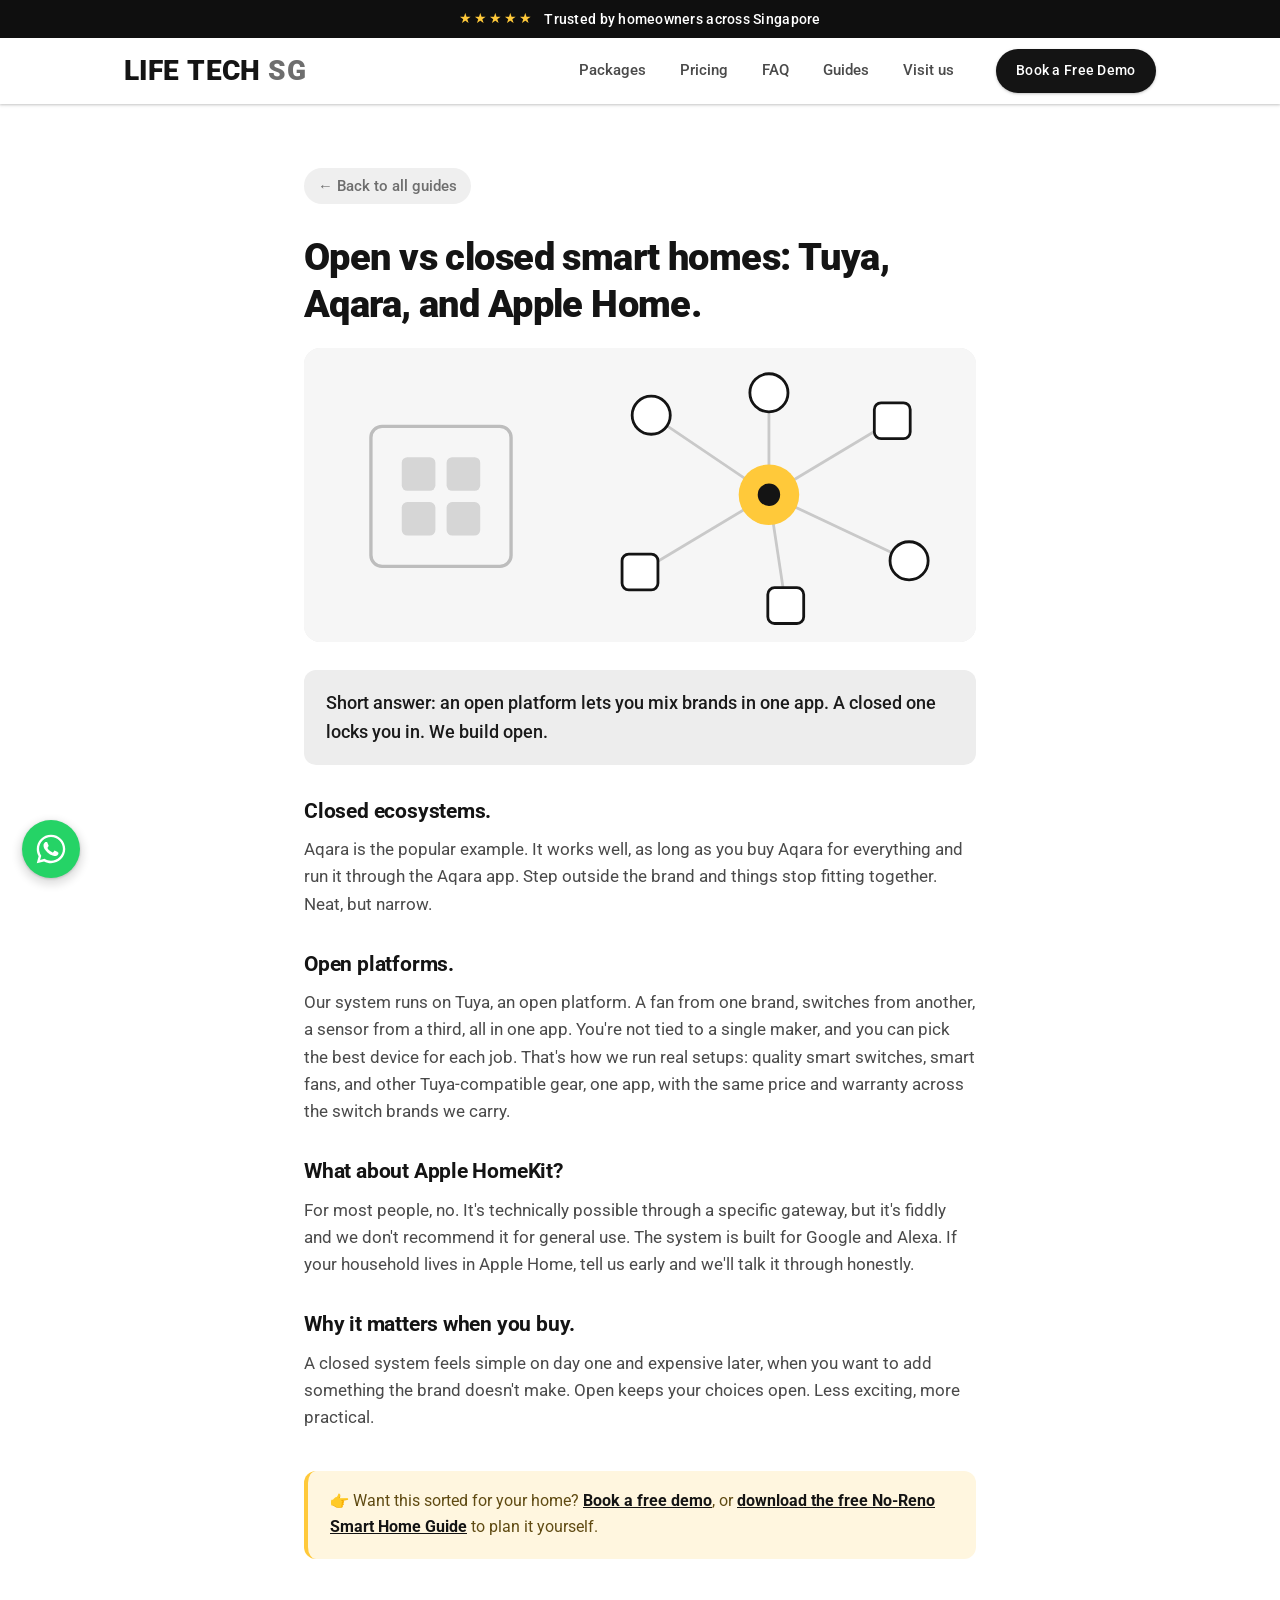
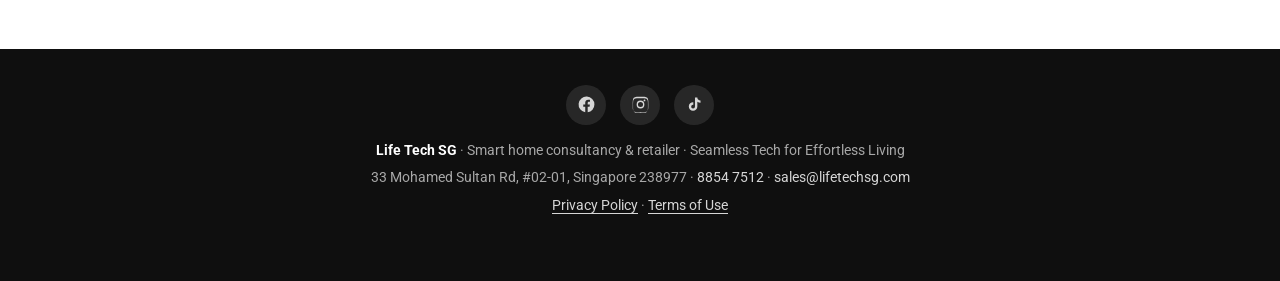
<file: blog/open-vs-closed-smart-home.html>
<!DOCTYPE html>
<html lang="en">
<head>
  <meta charset="UTF-8">
  <meta name="viewport" content="width=device-width, initial-scale=1.0">
  <title>Open vs closed smart homes: Tuya, Aqara, and Apple Home. | Life Tech SG</title>
  <meta name="description" content="An open platform lets you mix brands in one app. A closed one locks you in. We build open. Here's why it matters when you buy.">
  <link rel="preconnect" href="https://fonts.googleapis.com">
  <link rel="preconnect" href="https://fonts.gstatic.com" crossorigin>
  <link href="https://fonts.googleapis.com/css2?family=Roboto:wght@400;500;700;900&display=swap" rel="stylesheet">
  <link rel="stylesheet" href="../css/style.css">
  <link rel="icon" href="data:image/svg+xml,<svg xmlns='http://www.w3.org/2000/svg' viewBox='0 0 100 100'><text y='.9em' font-size='90'>🏠</text></svg>">
  <!-- Meta Pixel (browser side). Conversions API events are sent server-side
       from api/lead.js and deduplicated against these by event_id. -->
  <script src="../js/meta-pixel.js"></script>
</head>
<body>

<header class="site-header">
  <div class="trust-bar">
    <div class="container">
      <span class="stars" aria-hidden="true">★★★★★</span>
      <span>Trusted by homeowners across Singapore</span>
    </div>
  </div>
  <div class="container nav-wrap">
    <a href="../index.html" class="logo">Life&nbsp;Tech&nbsp;<span>SG</span></a>
    <nav class="site-nav" id="siteNav">
      <a href="../index.html#setups">Packages</a>
      <a href="../index.html#pricing">Pricing</a>
      <a href="../index.html#faq">FAQ</a>
      <a href="../index.html#blog">Guides</a>
      <a href="../index.html#contact">Visit us</a>
    </nav>
    <a class="btn btn-primary nav-cta" href="https://wa.me/6588547512?text=Hi!%20I'd%20like%20to%20book%20a%20free%20smart%20home%20demo." target="_blank" rel="noopener">Book a Free Demo</a>
    <button class="nav-toggle" id="navToggle" aria-label="Open menu" aria-expanded="false">
      <span></span><span></span><span></span>
    </button>
  </div>
</header>

<article class="article">
  <a class="article-back" href="../index.html#blog">← Back to all guides</a>
  <h1>Open vs closed smart homes: Tuya, Aqara, and Apple Home.</h1>
  <img class="article-hero" src="../assets/blog/open-vs-closed.svg" alt="Abstract open network of connected devices beside a closed box">
  <p class="lede">Short answer: an open platform lets you mix brands in one app. A closed one locks you in. We build open.</p>

  <h2>Closed ecosystems.</h2>
  <p>Aqara is the popular example. It works well, as long as you buy Aqara for everything and run it through the Aqara app. Step outside the brand and things stop fitting together. Neat, but narrow.</p>

  <h2>Open platforms.</h2>
  <p>Our system runs on Tuya, an open platform. A fan from one brand, switches from another, a sensor from a third, all in one app. You're not tied to a single maker, and you can pick the best device for each job. That's how we run real setups: quality smart switches, smart fans, and other Tuya-compatible gear, one app, with the same price and warranty across the switch brands we carry.</p>

  <h2>What about Apple HomeKit?</h2>
  <p>For most people, no. It's technically possible through a specific gateway, but it's fiddly and we don't recommend it for general use. The system is built for Google and Alexa. If your household lives in Apple Home, tell us early and we'll talk it through honestly.</p>

  <h2>Why it matters when you buy.</h2>
  <p>A closed system feels simple on day one and expensive later, when you want to add something the brand doesn't make. Open keeps your choices open. Less exciting, more practical.</p>

  <div class="callout">
    👉 Want this sorted for your home? <a href="https://wa.me/6588547512?text=Hi!%20I'd%20like%20to%20book%20a%20free%20smart%20home%20demo." target="_blank" rel="noopener">Book a free demo</a>, or <a href="../index.html#guide">download the free No-Reno Smart Home Guide</a> to plan it yourself.
  </div>
</article>

<footer class="site-footer">
  <div class="container footer-wrap">
    <div class="footer-social">
      <a href="https://www.facebook.com/lifetechsg/" target="_blank" rel="noopener" aria-label="Life Tech SG on Facebook"><svg viewBox="0 0 24 24" aria-hidden="true"><path d="M22 12a10 10 0 1 0-11.6 9.9v-7H7.9V12h2.5V9.8c0-2.5 1.5-3.9 3.8-3.9 1.1 0 2.2.2 2.2.2v2.5h-1.3c-1.2 0-1.6.8-1.6 1.6V12h2.8l-.4 2.9h-2.4v7A10 10 0 0 0 22 12z"/></svg></a>
      <a href="https://www.instagram.com/lifetechsg/" target="_blank" rel="noopener" aria-label="Life Tech SG on Instagram"><svg viewBox="0 0 24 24" aria-hidden="true"><path d="M12 2.2c3.2 0 3.6 0 4.9.1 1.2.1 1.8.3 2.2.4.6.2 1 .5 1.4.9.4.4.7.8.9 1.4.2.4.3 1 .4 2.2.1 1.3.1 1.6.1 4.8s0 3.6-.1 4.8c-.1 1.2-.3 1.8-.4 2.2-.2.6-.5 1-.9 1.4-.4.4-.8.7-1.4.9-.4.2-1 .3-2.2.4-1.3.1-1.6.1-4.9.1s-3.6 0-4.9-.1c-1.2-.1-1.8-.3-2.2-.4-.6-.2-1-.5-1.4-.9-.4-.4-.7-.8-.9-1.4-.2-.4-.3-1-.4-2.2C2.2 15.6 2.2 15.2 2.2 12s0-3.6.1-4.8c.1-1.2.3-1.8.4-2.2.2-.6.5-1 .9-1.4.4-.4.8-.7 1.4-.9.4-.2 1-.3 2.2-.4C8.4 2.2 8.8 2.2 12 2.2zm0 1.8c-3.1 0-3.5 0-4.7.1-1.1.1-1.7.2-2.1.4-.5.2-.9.4-1.3.8-.4.4-.6.8-.8 1.3-.2.4-.3 1-.4 2.1-.1 1.2-.1 1.6-.1 4.6s0 3.4.1 4.6c.1 1.1.2 1.7.4 2.1.2.5.4.9.8 1.3.4.4.8.6 1.3.8.4.2 1 .3 2.1.4 1.2.1 1.6.1 4.7.1s3.5 0 4.7-.1c1.1-.1 1.7-.2 2.1-.4.5-.2.9-.4 1.3-.8.4-.4.6-.8.8-1.3.2-.4.3-1 .4-2.1.1-1.2.1-1.6.1-4.6s0-3.4-.1-4.6c-.1-1.1-.2-1.7-.4-2.1-.2-.5-.4-.9-.8-1.3-.4-.4-.8-.6-1.3-.8-.4-.2-1-.3-2.1-.4-1.2-.1-1.6-.1-4.7-.1zm0 3.1a4.9 4.9 0 1 1 0 9.8 4.9 4.9 0 0 1 0-9.8zm0 8.1a3.2 3.2 0 1 0 0-6.4 3.2 3.2 0 0 0 0 6.4zm6.2-8.3a1.15 1.15 0 1 1-2.3 0 1.15 1.15 0 0 1 2.3 0z"/></svg></a>
      <a href="https://www.tiktok.com/@lifetechsg" target="_blank" rel="noopener" aria-label="Life Tech SG on TikTok"><svg viewBox="0 0 24 24" aria-hidden="true"><path d="M16.6 5.8a4.3 4.3 0 0 1-1-2.8h-3v11.6a2.4 2.4 0 1 1-2.1-2.4V9.1a5.4 5.4 0 1 0 5.1 5.4V8.6a7.3 7.3 0 0 0 4 1.2V6.9a4.3 4.3 0 0 1-3-1.1z"/></svg></a>
    </div>
    <p><strong>Life Tech SG</strong> &middot; Smart home consultancy &amp; retailer &middot; Seamless Tech for Effortless Living</p>
    <p>33 Mohamed Sultan Rd, #02-01, Singapore 238977 · <a href="https://wa.me/6588547512" target="_blank" rel="noopener">8854 7512</a> · <a href="mailto:sales@lifetechsg.com">sales@lifetechsg.com</a></p>
    <p class="footer-legal"><a href="../privacy.html">Privacy Policy</a> · <a href="../terms.html">Terms of Use</a></p>
  </div>
</footer>

<a class="wa-fab" href="https://wa.me/6588547512?text=Hi!%20I'd%20like%20to%20find%20out%20more%20about%20smart%20home%20packages." target="_blank" rel="noopener" aria-label="Chat with us on WhatsApp">
  <svg viewBox="0 0 32 32" width="30" height="30" fill="#fff" aria-hidden="true"><path d="M16 .8C7.6.8.8 7.6.8 16c0 2.7.7 5.3 2 7.6L.8 31.2l7.8-2c2.2 1.2 4.7 1.9 7.4 1.9 8.4 0 15.2-6.8 15.2-15.1C31.2 7.6 24.4.8 16 .8zm0 27.7c-2.3 0-4.6-.6-6.5-1.8l-.5-.3-4.6 1.2 1.2-4.5-.3-.5c-1.3-2-2-4.4-2-6.8C3.3 9 9 3.3 16 3.3S28.7 9 28.7 16 23 28.5 16 28.5zm7-9.5c-.4-.2-2.3-1.1-2.6-1.2-.4-.1-.6-.2-.9.2-.3.4-1 1.2-1.2 1.5-.2.3-.4.3-.8.1-.4-.2-1.6-.6-3.1-1.9-1.1-1-1.9-2.3-2.1-2.6-.2-.4 0-.6.2-.8.2-.2.4-.4.5-.7.2-.2.2-.4.4-.7.1-.3.1-.5 0-.7-.1-.2-.9-2.1-1.2-2.9-.3-.8-.6-.7-.9-.7h-.8c-.3 0-.7.1-1.1.5-.4.4-1.4 1.3-1.4 3.3s1.4 3.8 1.6 4.1c.2.3 2.8 4.3 6.8 6 .9.4 1.7.7 2.2.8 1 .3 1.8.3 2.5.2.8-.1 2.3-.9 2.6-1.8.3-.9.3-1.7.2-1.8-.1-.2-.4-.3-.8-.5z"/></svg>
</a>

<script src="../js/main.js"></script>
</body>
</html>
</file>
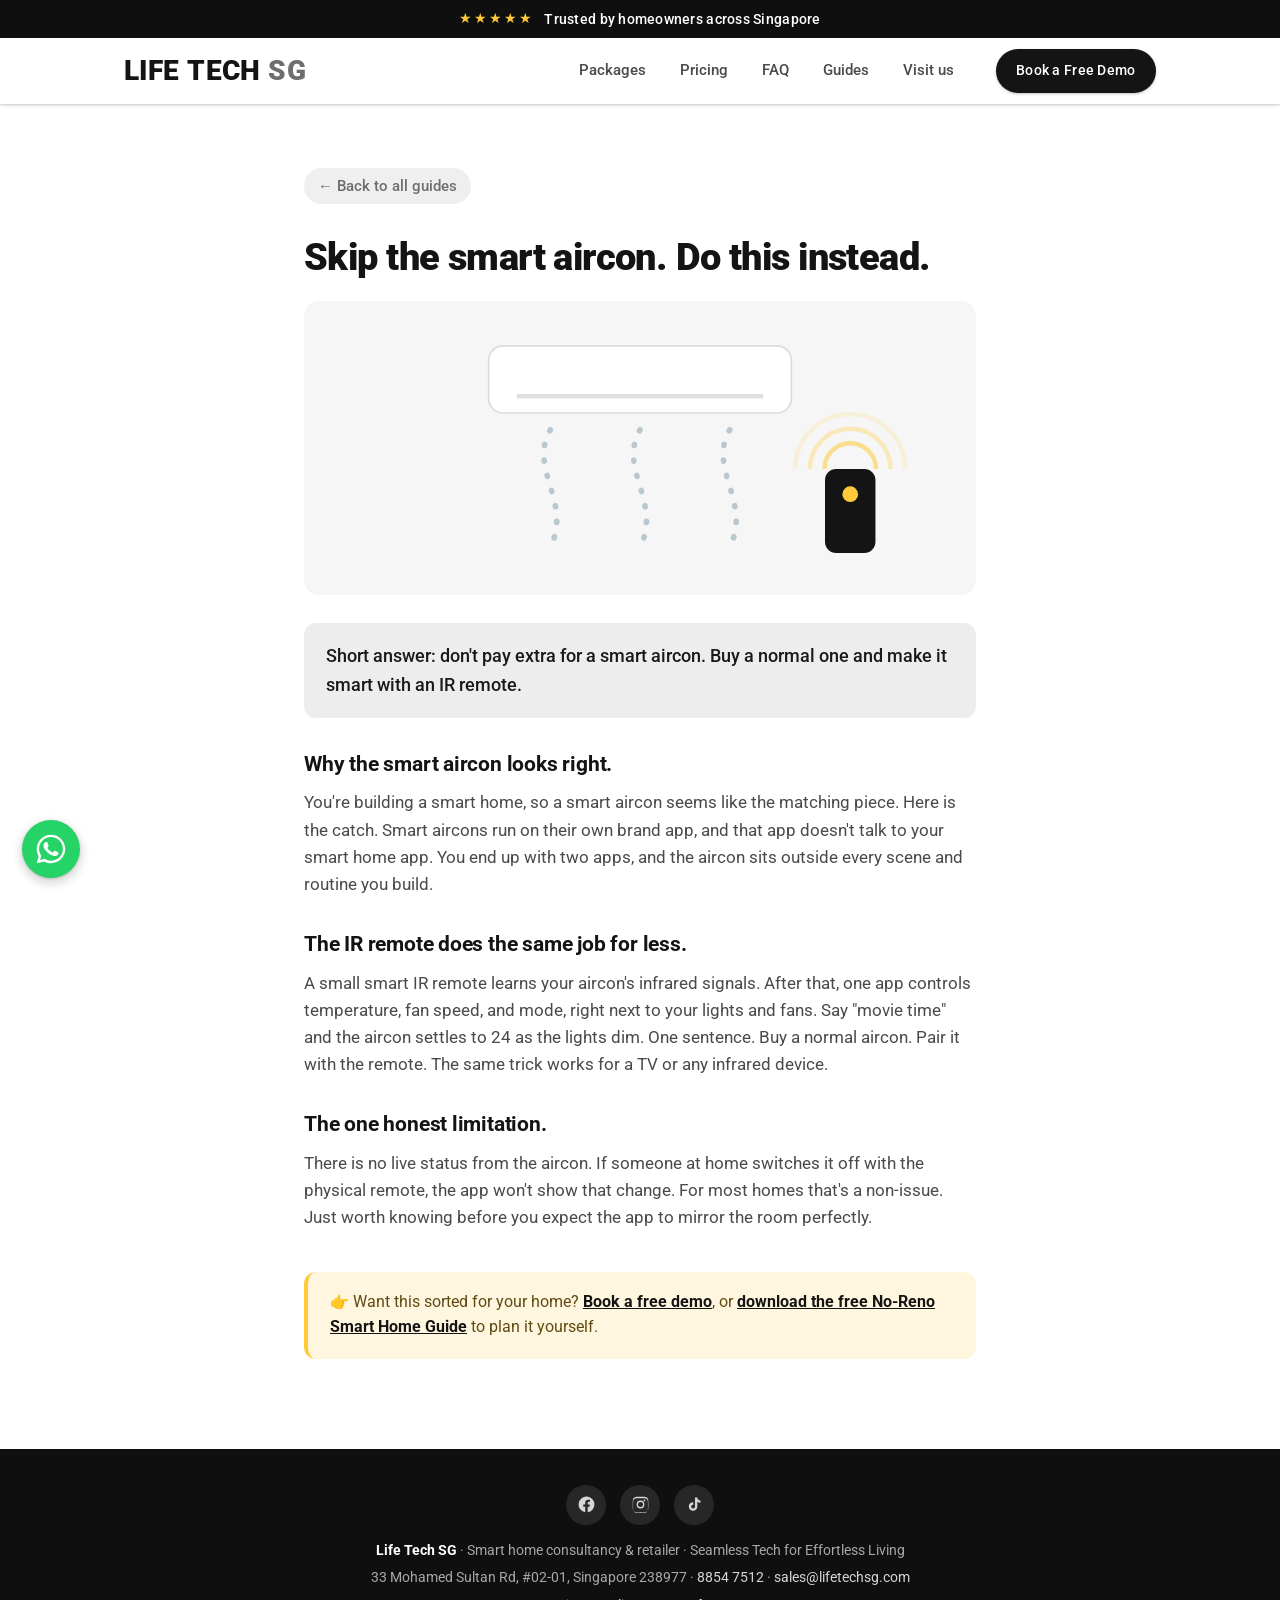
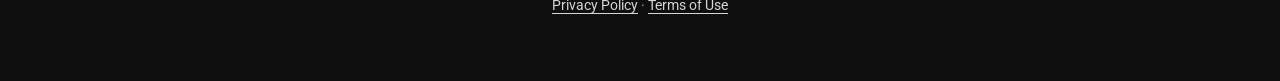
<file: blog/skip-the-smart-aircon.html>
<!DOCTYPE html>
<html lang="en">
<head>
  <meta charset="UTF-8">
  <meta name="viewport" content="width=device-width, initial-scale=1.0">
  <title>Skip the smart aircon. Do this instead. | Life Tech SG</title>
  <meta name="description" content="Don't pay extra for a smart aircon. Buy a normal one and make it smart with an IR remote: one app for aircon, lights, and fans.">
  <link rel="preconnect" href="https://fonts.googleapis.com">
  <link rel="preconnect" href="https://fonts.gstatic.com" crossorigin>
  <link href="https://fonts.googleapis.com/css2?family=Roboto:wght@400;500;700;900&display=swap" rel="stylesheet">
  <link rel="stylesheet" href="../css/style.css">
  <link rel="icon" href="data:image/svg+xml,<svg xmlns='http://www.w3.org/2000/svg' viewBox='0 0 100 100'><text y='.9em' font-size='90'>🏠</text></svg>">
  <!-- Meta Pixel (browser side). Conversions API events are sent server-side
       from api/lead.js and deduplicated against these by event_id. -->
  <script src="../js/meta-pixel.js"></script>
</head>
<body>

<header class="site-header">
  <div class="trust-bar">
    <div class="container">
      <span class="stars" aria-hidden="true">★★★★★</span>
      <span>Trusted by homeowners across Singapore</span>
    </div>
  </div>
  <div class="container nav-wrap">
    <a href="../index.html" class="logo">Life&nbsp;Tech&nbsp;<span>SG</span></a>
    <nav class="site-nav" id="siteNav">
      <a href="../index.html#setups">Packages</a>
      <a href="../index.html#pricing">Pricing</a>
      <a href="../index.html#faq">FAQ</a>
      <a href="../index.html#blog">Guides</a>
      <a href="../index.html#contact">Visit us</a>
    </nav>
    <a class="btn btn-primary nav-cta" href="https://wa.me/6588547512?text=Hi!%20I'd%20like%20to%20book%20a%20free%20smart%20home%20demo." target="_blank" rel="noopener">Book a Free Demo</a>
    <button class="nav-toggle" id="navToggle" aria-label="Open menu" aria-expanded="false">
      <span></span><span></span><span></span>
    </button>
  </div>
</header>

<article class="article">
  <a class="article-back" href="../index.html#blog">← Back to all guides</a>
  <h1>Skip the smart aircon. Do this instead.</h1>
  <img class="article-hero" src="../assets/blog/skip-aircon.svg" alt="Abstract aircon airflow with a smart IR remote">
  <p class="lede">Short answer: don't pay extra for a smart aircon. Buy a normal one and make it smart with an IR remote.</p>

  <h2>Why the smart aircon looks right.</h2>
  <p>You're building a smart home, so a smart aircon seems like the matching piece. Here is the catch. Smart aircons run on their own brand app, and that app doesn't talk to your smart home app. You end up with two apps, and the aircon sits outside every scene and routine you build.</p>

  <h2>The IR remote does the same job for less.</h2>
  <p>A small smart IR remote learns your aircon's infrared signals. After that, one app controls temperature, fan speed, and mode, right next to your lights and fans. Say "movie time" and the aircon settles to 24 as the lights dim. One sentence. Buy a normal aircon. Pair it with the remote. The same trick works for a TV or any infrared device.</p>

  <h2>The one honest limitation.</h2>
  <p>There is no live status from the aircon. If someone at home switches it off with the physical remote, the app won't show that change. For most homes that's a non-issue. Just worth knowing before you expect the app to mirror the room perfectly.</p>

  <div class="callout">
    👉 Want this sorted for your home? <a href="https://wa.me/6588547512?text=Hi!%20I'd%20like%20to%20book%20a%20free%20smart%20home%20demo." target="_blank" rel="noopener">Book a free demo</a>, or <a href="../index.html#guide">download the free No-Reno Smart Home Guide</a> to plan it yourself.
  </div>
</article>

<footer class="site-footer">
  <div class="container footer-wrap">
    <div class="footer-social">
      <a href="https://www.facebook.com/lifetechsg/" target="_blank" rel="noopener" aria-label="Life Tech SG on Facebook"><svg viewBox="0 0 24 24" aria-hidden="true"><path d="M22 12a10 10 0 1 0-11.6 9.9v-7H7.9V12h2.5V9.8c0-2.5 1.5-3.9 3.8-3.9 1.1 0 2.2.2 2.2.2v2.5h-1.3c-1.2 0-1.6.8-1.6 1.6V12h2.8l-.4 2.9h-2.4v7A10 10 0 0 0 22 12z"/></svg></a>
      <a href="https://www.instagram.com/lifetechsg/" target="_blank" rel="noopener" aria-label="Life Tech SG on Instagram"><svg viewBox="0 0 24 24" aria-hidden="true"><path d="M12 2.2c3.2 0 3.6 0 4.9.1 1.2.1 1.8.3 2.2.4.6.2 1 .5 1.4.9.4.4.7.8.9 1.4.2.4.3 1 .4 2.2.1 1.3.1 1.6.1 4.8s0 3.6-.1 4.8c-.1 1.2-.3 1.8-.4 2.2-.2.6-.5 1-.9 1.4-.4.4-.8.7-1.4.9-.4.2-1 .3-2.2.4-1.3.1-1.6.1-4.9.1s-3.6 0-4.9-.1c-1.2-.1-1.8-.3-2.2-.4-.6-.2-1-.5-1.4-.9-.4-.4-.7-.8-.9-1.4-.2-.4-.3-1-.4-2.2C2.2 15.6 2.2 15.2 2.2 12s0-3.6.1-4.8c.1-1.2.3-1.8.4-2.2.2-.6.5-1 .9-1.4.4-.4.8-.7 1.4-.9.4-.2 1-.3 2.2-.4C8.4 2.2 8.8 2.2 12 2.2zm0 1.8c-3.1 0-3.5 0-4.7.1-1.1.1-1.7.2-2.1.4-.5.2-.9.4-1.3.8-.4.4-.6.8-.8 1.3-.2.4-.3 1-.4 2.1-.1 1.2-.1 1.6-.1 4.6s0 3.4.1 4.6c.1 1.1.2 1.7.4 2.1.2.5.4.9.8 1.3.4.4.8.6 1.3.8.4.2 1 .3 2.1.4 1.2.1 1.6.1 4.7.1s3.5 0 4.7-.1c1.1-.1 1.7-.2 2.1-.4.5-.2.9-.4 1.3-.8.4-.4.6-.8.8-1.3.2-.4.3-1 .4-2.1.1-1.2.1-1.6.1-4.6s0-3.4-.1-4.6c-.1-1.1-.2-1.7-.4-2.1-.2-.5-.4-.9-.8-1.3-.4-.4-.8-.6-1.3-.8-.4-.2-1-.3-2.1-.4-1.2-.1-1.6-.1-4.7-.1zm0 3.1a4.9 4.9 0 1 1 0 9.8 4.9 4.9 0 0 1 0-9.8zm0 8.1a3.2 3.2 0 1 0 0-6.4 3.2 3.2 0 0 0 0 6.4zm6.2-8.3a1.15 1.15 0 1 1-2.3 0 1.15 1.15 0 0 1 2.3 0z"/></svg></a>
      <a href="https://www.tiktok.com/@lifetechsg" target="_blank" rel="noopener" aria-label="Life Tech SG on TikTok"><svg viewBox="0 0 24 24" aria-hidden="true"><path d="M16.6 5.8a4.3 4.3 0 0 1-1-2.8h-3v11.6a2.4 2.4 0 1 1-2.1-2.4V9.1a5.4 5.4 0 1 0 5.1 5.4V8.6a7.3 7.3 0 0 0 4 1.2V6.9a4.3 4.3 0 0 1-3-1.1z"/></svg></a>
    </div>
    <p><strong>Life Tech SG</strong> &middot; Smart home consultancy &amp; retailer &middot; Seamless Tech for Effortless Living</p>
    <p>33 Mohamed Sultan Rd, #02-01, Singapore 238977 · <a href="https://wa.me/6588547512" target="_blank" rel="noopener">8854 7512</a> · <a href="mailto:sales@lifetechsg.com">sales@lifetechsg.com</a></p>
    <p class="footer-legal"><a href="../privacy.html">Privacy Policy</a> · <a href="../terms.html">Terms of Use</a></p>
  </div>
</footer>

<a class="wa-fab" href="https://wa.me/6588547512?text=Hi!%20I'd%20like%20to%20find%20out%20more%20about%20smart%20home%20packages." target="_blank" rel="noopener" aria-label="Chat with us on WhatsApp">
  <svg viewBox="0 0 32 32" width="30" height="30" fill="#fff" aria-hidden="true"><path d="M16 .8C7.6.8.8 7.6.8 16c0 2.7.7 5.3 2 7.6L.8 31.2l7.8-2c2.2 1.2 4.7 1.9 7.4 1.9 8.4 0 15.2-6.8 15.2-15.1C31.2 7.6 24.4.8 16 .8zm0 27.7c-2.3 0-4.6-.6-6.5-1.8l-.5-.3-4.6 1.2 1.2-4.5-.3-.5c-1.3-2-2-4.4-2-6.8C3.3 9 9 3.3 16 3.3S28.7 9 28.7 16 23 28.5 16 28.5zm7-9.5c-.4-.2-2.3-1.1-2.6-1.2-.4-.1-.6-.2-.9.2-.3.4-1 1.2-1.2 1.5-.2.3-.4.3-.8.1-.4-.2-1.6-.6-3.1-1.9-1.1-1-1.9-2.3-2.1-2.6-.2-.4 0-.6.2-.8.2-.2.4-.4.5-.7.2-.2.2-.4.4-.7.1-.3.1-.5 0-.7-.1-.2-.9-2.1-1.2-2.9-.3-.8-.6-.7-.9-.7h-.8c-.3 0-.7.1-1.1.5-.4.4-1.4 1.3-1.4 3.3s1.4 3.8 1.6 4.1c.2.3 2.8 4.3 6.8 6 .9.4 1.7.7 2.2.8 1 .3 1.8.3 2.5.2.8-.1 2.3-.9 2.6-1.8.3-.9.3-1.7.2-1.8-.1-.2-.4-.3-.8-.5z"/></svg>
</a>

<script src="../js/main.js"></script>
</body>
</html>
</file>
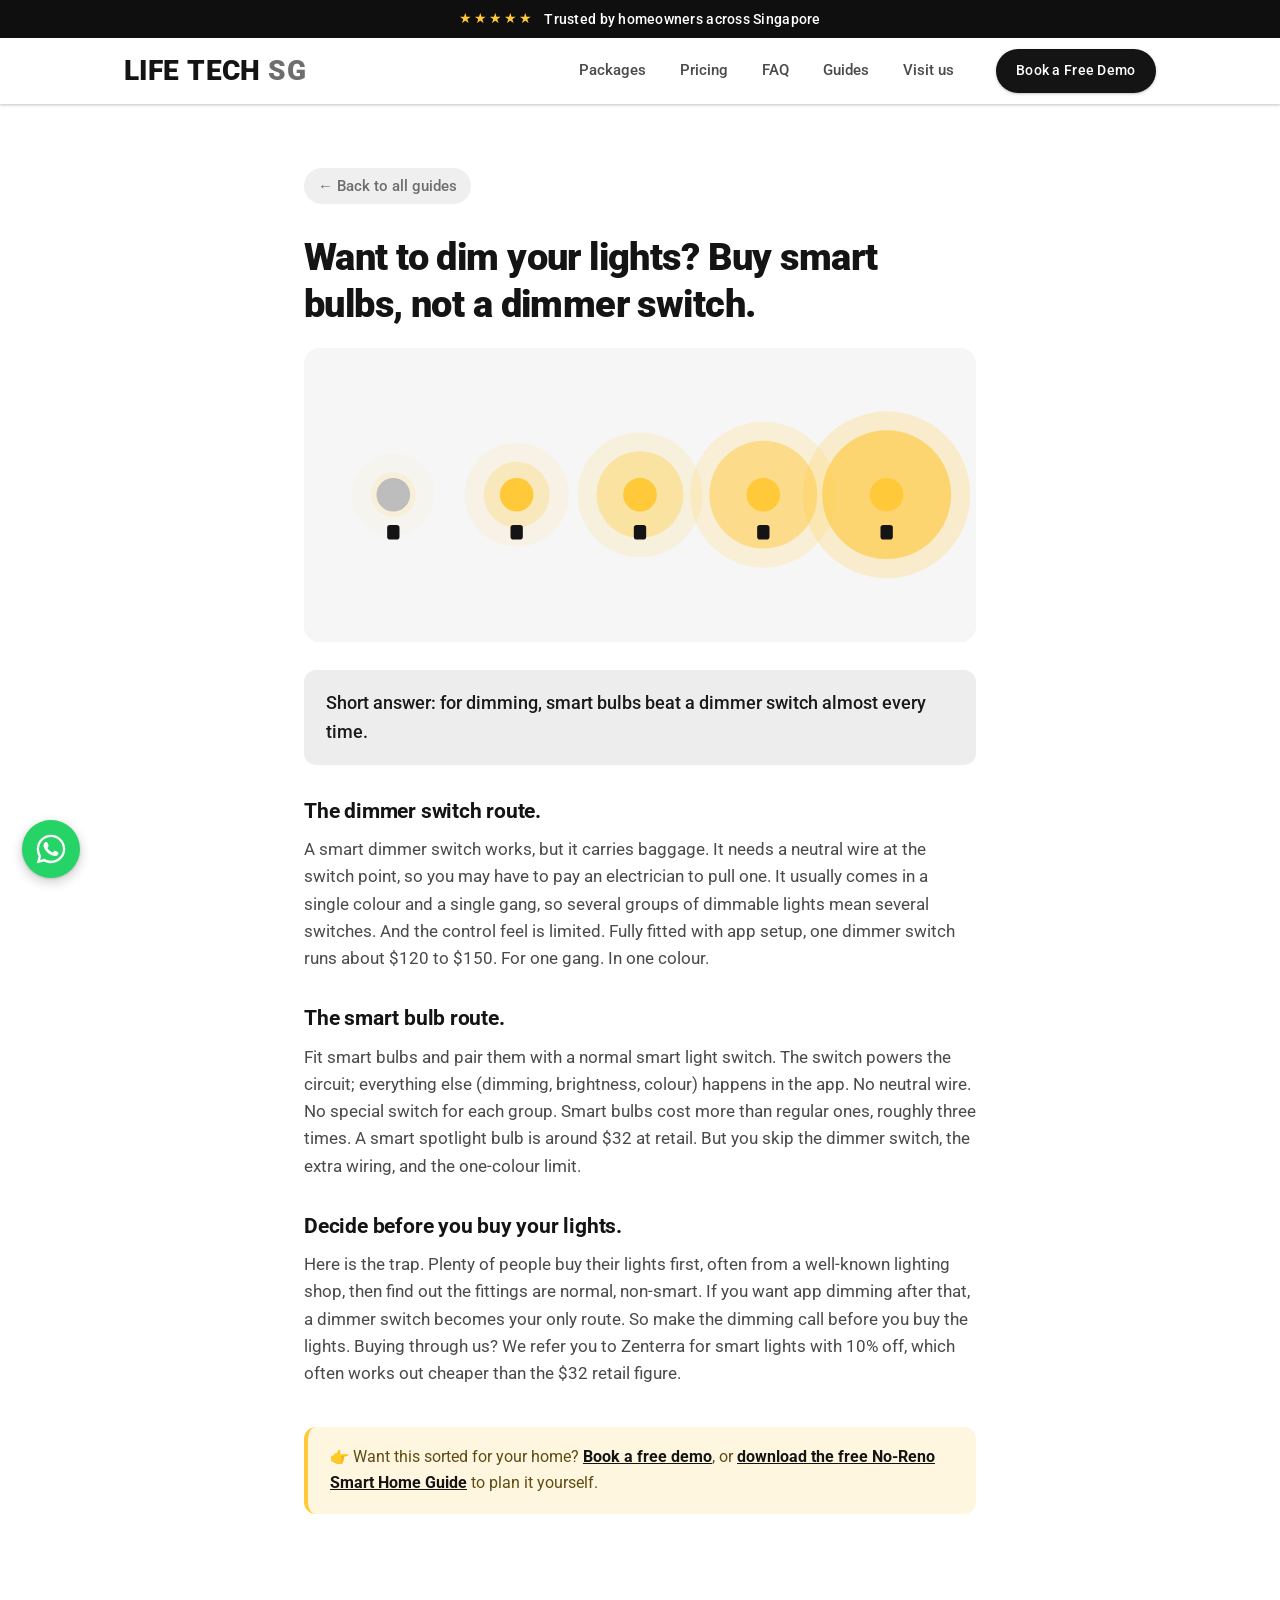
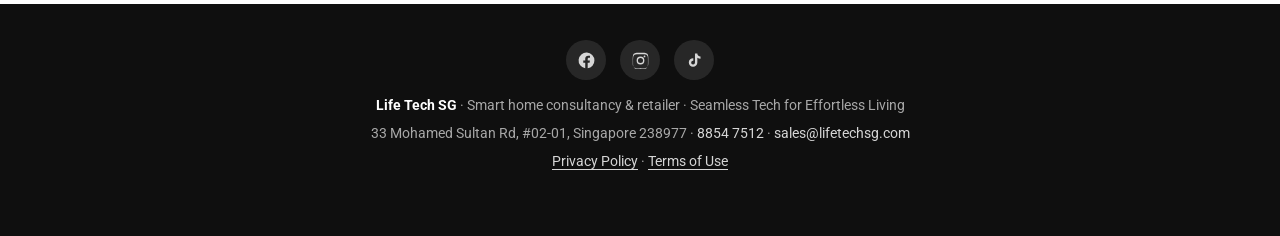
<file: blog/smart-bulbs-vs-dimmer-switch.html>
<!DOCTYPE html>
<html lang="en">
<head>
  <meta charset="UTF-8">
  <meta name="viewport" content="width=device-width, initial-scale=1.0">
  <title>Want to dim your lights? Buy smart bulbs, not a dimmer switch. | Life Tech SG</title>
  <meta name="description" content="For dimming, smart bulbs beat a dimmer switch almost every time: no neutral wire, no special switch per group, and colour control included.">
  <link rel="preconnect" href="https://fonts.googleapis.com">
  <link rel="preconnect" href="https://fonts.gstatic.com" crossorigin>
  <link href="https://fonts.googleapis.com/css2?family=Roboto:wght@400;500;700;900&display=swap" rel="stylesheet">
  <link rel="stylesheet" href="../css/style.css">
  <link rel="icon" href="data:image/svg+xml,<svg xmlns='http://www.w3.org/2000/svg' viewBox='0 0 100 100'><text y='.9em' font-size='90'>🏠</text></svg>">
  <!-- Meta Pixel (browser side). Conversions API events are sent server-side
       from api/lead.js and deduplicated against these by event_id. -->
  <script src="../js/meta-pixel.js"></script>
</head>
<body>

<header class="site-header">
  <div class="trust-bar">
    <div class="container">
      <span class="stars" aria-hidden="true">★★★★★</span>
      <span>Trusted by homeowners across Singapore</span>
    </div>
  </div>
  <div class="container nav-wrap">
    <a href="../index.html" class="logo">Life&nbsp;Tech&nbsp;<span>SG</span></a>
    <nav class="site-nav" id="siteNav">
      <a href="../index.html#setups">Packages</a>
      <a href="../index.html#pricing">Pricing</a>
      <a href="../index.html#faq">FAQ</a>
      <a href="../index.html#blog">Guides</a>
      <a href="../index.html#contact">Visit us</a>
    </nav>
    <a class="btn btn-primary nav-cta" href="https://wa.me/6588547512?text=Hi!%20I'd%20like%20to%20book%20a%20free%20smart%20home%20demo." target="_blank" rel="noopener">Book a Free Demo</a>
    <button class="nav-toggle" id="navToggle" aria-label="Open menu" aria-expanded="false">
      <span></span><span></span><span></span>
    </button>
  </div>
</header>

<article class="article">
  <a class="article-back" href="../index.html#blog">← Back to all guides</a>
  <h1>Want to dim your lights? Buy smart bulbs, not a dimmer switch.</h1>
  <img class="article-hero" src="../assets/blog/smart-bulbs.svg" alt="Abstract dimming scale of glowing bulbs">
  <p class="lede">Short answer: for dimming, smart bulbs beat a dimmer switch almost every time.</p>

  <h2>The dimmer switch route.</h2>
  <p>A smart dimmer switch works, but it carries baggage. It needs a neutral wire at the switch point, so you may have to pay an electrician to pull one. It usually comes in a single colour and a single gang, so several groups of dimmable lights mean several switches. And the control feel is limited. Fully fitted with app setup, one dimmer switch runs about $120 to $150. For one gang. In one colour.</p>

  <h2>The smart bulb route.</h2>
  <p>Fit smart bulbs and pair them with a normal smart light switch. The switch powers the circuit; everything else (dimming, brightness, colour) happens in the app. No neutral wire. No special switch for each group. Smart bulbs cost more than regular ones, roughly three times. A smart spotlight bulb is around $32 at retail. But you skip the dimmer switch, the extra wiring, and the one-colour limit.</p>

  <h2>Decide before you buy your lights.</h2>
  <p>Here is the trap. Plenty of people buy their lights first, often from a well-known lighting shop, then find out the fittings are normal, non-smart. If you want app dimming after that, a dimmer switch becomes your only route. So make the dimming call before you buy the lights. Buying through us? We refer you to Zenterra for smart lights with 10% off, which often works out cheaper than the $32 retail figure.</p>

  <div class="callout">
    👉 Want this sorted for your home? <a href="https://wa.me/6588547512?text=Hi!%20I'd%20like%20to%20book%20a%20free%20smart%20home%20demo." target="_blank" rel="noopener">Book a free demo</a>, or <a href="../index.html#guide">download the free No-Reno Smart Home Guide</a> to plan it yourself.
  </div>
</article>

<footer class="site-footer">
  <div class="container footer-wrap">
    <div class="footer-social">
      <a href="https://www.facebook.com/lifetechsg/" target="_blank" rel="noopener" aria-label="Life Tech SG on Facebook"><svg viewBox="0 0 24 24" aria-hidden="true"><path d="M22 12a10 10 0 1 0-11.6 9.9v-7H7.9V12h2.5V9.8c0-2.5 1.5-3.9 3.8-3.9 1.1 0 2.2.2 2.2.2v2.5h-1.3c-1.2 0-1.6.8-1.6 1.6V12h2.8l-.4 2.9h-2.4v7A10 10 0 0 0 22 12z"/></svg></a>
      <a href="https://www.instagram.com/lifetechsg/" target="_blank" rel="noopener" aria-label="Life Tech SG on Instagram"><svg viewBox="0 0 24 24" aria-hidden="true"><path d="M12 2.2c3.2 0 3.6 0 4.9.1 1.2.1 1.8.3 2.2.4.6.2 1 .5 1.4.9.4.4.7.8.9 1.4.2.4.3 1 .4 2.2.1 1.3.1 1.6.1 4.8s0 3.6-.1 4.8c-.1 1.2-.3 1.8-.4 2.2-.2.6-.5 1-.9 1.4-.4.4-.8.7-1.4.9-.4.2-1 .3-2.2.4-1.3.1-1.6.1-4.9.1s-3.6 0-4.9-.1c-1.2-.1-1.8-.3-2.2-.4-.6-.2-1-.5-1.4-.9-.4-.4-.7-.8-.9-1.4-.2-.4-.3-1-.4-2.2C2.2 15.6 2.2 15.2 2.2 12s0-3.6.1-4.8c.1-1.2.3-1.8.4-2.2.2-.6.5-1 .9-1.4.4-.4.8-.7 1.4-.9.4-.2 1-.3 2.2-.4C8.4 2.2 8.8 2.2 12 2.2zm0 1.8c-3.1 0-3.5 0-4.7.1-1.1.1-1.7.2-2.1.4-.5.2-.9.4-1.3.8-.4.4-.6.8-.8 1.3-.2.4-.3 1-.4 2.1-.1 1.2-.1 1.6-.1 4.6s0 3.4.1 4.6c.1 1.1.2 1.7.4 2.1.2.5.4.9.8 1.3.4.4.8.6 1.3.8.4.2 1 .3 2.1.4 1.2.1 1.6.1 4.7.1s3.5 0 4.7-.1c1.1-.1 1.7-.2 2.1-.4.5-.2.9-.4 1.3-.8.4-.4.6-.8.8-1.3.2-.4.3-1 .4-2.1.1-1.2.1-1.6.1-4.6s0-3.4-.1-4.6c-.1-1.1-.2-1.7-.4-2.1-.2-.5-.4-.9-.8-1.3-.4-.4-.8-.6-1.3-.8-.4-.2-1-.3-2.1-.4-1.2-.1-1.6-.1-4.7-.1zm0 3.1a4.9 4.9 0 1 1 0 9.8 4.9 4.9 0 0 1 0-9.8zm0 8.1a3.2 3.2 0 1 0 0-6.4 3.2 3.2 0 0 0 0 6.4zm6.2-8.3a1.15 1.15 0 1 1-2.3 0 1.15 1.15 0 0 1 2.3 0z"/></svg></a>
      <a href="https://www.tiktok.com/@lifetechsg" target="_blank" rel="noopener" aria-label="Life Tech SG on TikTok"><svg viewBox="0 0 24 24" aria-hidden="true"><path d="M16.6 5.8a4.3 4.3 0 0 1-1-2.8h-3v11.6a2.4 2.4 0 1 1-2.1-2.4V9.1a5.4 5.4 0 1 0 5.1 5.4V8.6a7.3 7.3 0 0 0 4 1.2V6.9a4.3 4.3 0 0 1-3-1.1z"/></svg></a>
    </div>
    <p><strong>Life Tech SG</strong> &middot; Smart home consultancy &amp; retailer &middot; Seamless Tech for Effortless Living</p>
    <p>33 Mohamed Sultan Rd, #02-01, Singapore 238977 · <a href="https://wa.me/6588547512" target="_blank" rel="noopener">8854 7512</a> · <a href="mailto:sales@lifetechsg.com">sales@lifetechsg.com</a></p>
    <p class="footer-legal"><a href="../privacy.html">Privacy Policy</a> · <a href="../terms.html">Terms of Use</a></p>
  </div>
</footer>

<a class="wa-fab" href="https://wa.me/6588547512?text=Hi!%20I'd%20like%20to%20find%20out%20more%20about%20smart%20home%20packages." target="_blank" rel="noopener" aria-label="Chat with us on WhatsApp">
  <svg viewBox="0 0 32 32" width="30" height="30" fill="#fff" aria-hidden="true"><path d="M16 .8C7.6.8.8 7.6.8 16c0 2.7.7 5.3 2 7.6L.8 31.2l7.8-2c2.2 1.2 4.7 1.9 7.4 1.9 8.4 0 15.2-6.8 15.2-15.1C31.2 7.6 24.4.8 16 .8zm0 27.7c-2.3 0-4.6-.6-6.5-1.8l-.5-.3-4.6 1.2 1.2-4.5-.3-.5c-1.3-2-2-4.4-2-6.8C3.3 9 9 3.3 16 3.3S28.7 9 28.7 16 23 28.5 16 28.5zm7-9.5c-.4-.2-2.3-1.1-2.6-1.2-.4-.1-.6-.2-.9.2-.3.4-1 1.2-1.2 1.5-.2.3-.4.3-.8.1-.4-.2-1.6-.6-3.1-1.9-1.1-1-1.9-2.3-2.1-2.6-.2-.4 0-.6.2-.8.2-.2.4-.4.5-.7.2-.2.2-.4.4-.7.1-.3.1-.5 0-.7-.1-.2-.9-2.1-1.2-2.9-.3-.8-.6-.7-.9-.7h-.8c-.3 0-.7.1-1.1.5-.4.4-1.4 1.3-1.4 3.3s1.4 3.8 1.6 4.1c.2.3 2.8 4.3 6.8 6 .9.4 1.7.7 2.2.8 1 .3 1.8.3 2.5.2.8-.1 2.3-.9 2.6-1.8.3-.9.3-1.7.2-1.8-.1-.2-.4-.3-.8-.5z"/></svg>
</a>

<script src="../js/main.js"></script>
</body>
</html>
</file>
<file: css/style.css>
/* ============ Life Tech SG, Material Design styles (monochrome) ============ */

:root {
  /* Material color roles, black and white base */
  --md-primary: #141414;
  --md-on-primary: #ffffff;
  --md-primary-container: #ededed;
  --md-on-primary-container: #1a1a1a;
  --md-surface: #ffffff;
  --md-surface-container: #f6f6f6;
  --md-surface-variant: #efefef;
  --md-outline: #e0e0e0;
  --md-ink: #141414;
  --md-ink-soft: #4a4a4a;
  --md-ink-faint: #6e6e6e;
  --md-dark: #0f0f0f;
  --wa-green: #25d366;

  --radius-card: 16px;
  --radius-btn: 999px;

  /* Material elevation */
  --elev-1: 0 1px 2px rgba(0, 0, 0, 0.14), 0 1px 3px 1px rgba(0, 0, 0, 0.08);
  --elev-2: 0 1px 2px rgba(0, 0, 0, 0.16), 0 2px 6px 2px rgba(0, 0, 0, 0.10);
  --elev-3: 0 4px 8px 3px rgba(0, 0, 0, 0.12), 0 1px 3px rgba(0, 0, 0, 0.18);

  --font: 'Roboto', -apple-system, BlinkMacSystemFont, 'Segoe UI', sans-serif;
}

* { margin: 0; padding: 0; box-sizing: border-box; }

/* Force light form controls even when the visitor's OS/browser is in dark mode,
   so Chromium doesn't render autofilled inputs with its dark green theme. */
html { scroll-behavior: smooth; color-scheme: light; }

body {
  font-family: var(--font);
  color: var(--md-ink);
  background: var(--md-surface);
  line-height: 1.65;
  font-size: 16.5px;
  -webkit-font-smoothing: antialiased;
}

.container { max-width: 1080px; margin: 0 auto; padding: 0 24px; }
.container.narrow { max-width: 760px; }
.center { text-align: center; margin-top: 32px; }

h1, h2, h3 { line-height: 1.22; letter-spacing: -0.01em; }
h2 { font-size: clamp(1.6rem, 3.4vw, 2.2rem); font-weight: 700; }
h3 { font-size: 1.12rem; font-weight: 700; }
a { color: var(--md-ink); }

.section { padding: 84px 0; }
.section-title { text-align: center; margin-bottom: 14px; }
.section-sub { text-align: center; color: var(--md-ink-soft); max-width: 560px; margin: 0 auto 40px; }

/* ---- Material buttons ---- */
.btn {
  display: inline-block;
  font-weight: 500;
  letter-spacing: 0.02em;
  text-decoration: none;
  border-radius: var(--radius-btn);
  padding: 12px 28px;
  transition: box-shadow 0.2s ease, background 0.2s ease, transform 0.15s ease;
}
.btn-primary {
  background: var(--md-primary);
  color: var(--md-on-primary);
  box-shadow: var(--elev-1);
}
.btn-primary:hover { background: #2e2e2e; box-shadow: var(--elev-2); }
.btn-primary:active { box-shadow: none; }
.btn-lg { padding: 16px 36px; font-size: 1.05rem; }
/* Secondary CTA: reads as a text link with a black underline, not a button,
   so it can't be mistaken for a filled button in the spacing */
.btn-text {
  color: var(--md-ink); font-weight: 600; padding: 12px 2px;
  text-decoration: underline; text-decoration-color: var(--md-ink);
  text-decoration-thickness: 2px; text-underline-offset: 5px;
}
.btn-text:hover { background: none; text-decoration-color: var(--md-ink-faint); }

/* ---- Trust bar ---- */
.trust-bar {
  background: var(--md-dark);
  color: var(--md-on-primary);
  font-size: 0.85rem;
  font-weight: 500;
  letter-spacing: 0.02em;
}
.trust-bar .container {
  display: flex; align-items: center; justify-content: center;
  gap: 10px; padding-top: 7px; padding-bottom: 7px;
}
.trust-bar .stars { color: #ffc93a; letter-spacing: 2px; font-size: 0.9rem; }

/* ---- Header / nav ---- */
.site-header {
  position: sticky; top: 0; z-index: 50;
  background: var(--md-surface);
  box-shadow: var(--elev-1);
}
.nav-wrap { display: flex; align-items: center; gap: 28px; height: 66px; }
.logo {
  font-weight: 900; font-size: clamp(1.35rem, 2.4vw, 1.75rem); color: var(--md-ink);
  text-decoration: none; letter-spacing: 0.015em; text-transform: uppercase;
}
.logo span { color: var(--md-ink-faint); }
.site-nav { display: flex; gap: 6px; margin-left: auto; }
.site-nav a {
  color: var(--md-ink-soft); text-decoration: none; font-weight: 500; font-size: 0.94rem;
  padding: 8px 14px; border-radius: var(--radius-btn);
  transition: background 0.15s, color 0.15s;
}
.site-nav a:hover { color: var(--md-ink); background: var(--md-primary-container); }
.nav-cta { font-size: 0.9rem; padding: 10px 20px; white-space: nowrap; }
.nav-toggle { display: none; background: none; border: 0; cursor: pointer; padding: 8px; border-radius: 50%; }
.nav-toggle:hover { background: var(--md-surface-variant); }
.nav-toggle span {
  display: block; width: 22px; height: 2px; background: var(--md-ink);
  margin: 5px 0; border-radius: 2px;
}

/* ---- Image placeholders ---- */
.img-ph {
  display: flex; flex-direction: column; align-items: center; justify-content: center;
  gap: 10px; text-align: center;
  background: var(--md-surface-variant);
  border: 2px dashed var(--md-outline);
  border-radius: var(--radius-card);
  color: var(--md-ink-faint);
  font-size: 0.85rem;
  padding: 18px;
  min-height: 180px;
}
.img-ph svg { opacity: 0.55; }
.img-ph span { max-width: 260px; }
.img-ph-sm { min-height: 120px; margin-bottom: 18px; font-size: 0.8rem; }
.img-ph-thumb { min-height: 120px; margin-bottom: 16px; font-size: 0.8rem; }
.hero-img { min-height: 380px; }
.guide-img { min-height: 280px; }

/* ---- Lead magnet banner ---- */
.lead-banner {
  background: var(--md-dark);
  color: #e8e8e8;
  padding: 44px 0 48px;
}
.lead-wrap {
  display: grid; grid-template-columns: 0.9fr 1.1fr;
  gap: 44px; align-items: center;
}
.lead-kicker {
  display: inline-block;
  color: #ffc93a; font-size: 0.78rem; font-weight: 700;
  letter-spacing: 0.12em; text-transform: uppercase; margin-bottom: 10px;
}
.lead-copy h2 { color: #fff; font-size: clamp(1.4rem, 2.8vw, 1.9rem); margin-bottom: 12px; }
.lead-copy > p { color: #b5b5b5; font-size: 0.97rem; }
.lead-points { list-style: none; margin-top: 14px; }
.lead-points li { padding: 3px 0; color: #d6d6d6; font-size: 0.9rem; }
.lead-points li::before { content: '✓  '; color: #ffc93a; font-weight: 700; }

.lead-form { min-width: 0; }
.lead-fields {
  display: grid; grid-template-columns: 1fr 1fr; gap: 14px 16px; margin-bottom: 16px;
}
.lead-field { display: flex; flex-direction: column; min-width: 0; }
.lead-field label {
  font-size: 0.78rem; font-weight: 500; letter-spacing: 0.04em;
  color: #cfcfcf; margin-bottom: 6px;
}
.lead-field input, .lead-field select {
  font-family: var(--font); font-size: 0.95rem; color: var(--md-ink);
  background: #fff; border: 2px solid transparent; border-radius: 10px;
  padding: 11px 14px; outline: none; width: 100%;
  color-scheme: light; /* keep autofill light so the box-shadow trick below covers it */
  transition: border-color 0.15s, box-shadow 0.15s;
}
.lead-field select:invalid, .lead-field select option[value=""] { color: var(--md-ink-faint); }
.lead-field input:focus, .lead-field select:focus { box-shadow: 0 0 0 3px rgba(255, 201, 58, 0.45); }
/* Keep browser autofill from tinting fields green on the dark banner.
   Chrome paints its own background; the giant inset shadow covers it, and
   !important beats the UA stylesheet. The focus rule must re-include the
   inset shadow because box-shadow is not additive. */
.lead-field input:-webkit-autofill,
.lead-field input:-webkit-autofill:hover,
.lead-field input:-webkit-autofill:active,
.lead-field select:-webkit-autofill,
.lead-field select:-webkit-autofill:hover {
  -webkit-box-shadow: 0 0 0 1000px #ffffff inset !important;
  box-shadow: 0 0 0 1000px #ffffff inset !important;
  -webkit-text-fill-color: #141414 !important;
  caret-color: #141414;
  background-color: #ffffff !important;
  transition: background-color 9999999s ease-out 0s;
}
.lead-field input:-webkit-autofill:focus,
.lead-field select:-webkit-autofill:focus {
  -webkit-box-shadow: 0 0 0 3px rgba(255, 201, 58, 0.45), 0 0 0 1000px #ffffff inset !important;
  box-shadow: 0 0 0 3px rgba(255, 201, 58, 0.45), 0 0 0 1000px #ffffff inset !important;
  -webkit-text-fill-color: #141414 !important;
}
.lead-field input.is-invalid, .lead-field select.is-invalid { border-color: #ff6b5e; }
.lead-error { color: #ffb0a8; font-size: 0.78rem; margin-top: 5px; }
.lead-submit { width: 100%; background: #fff; color: var(--md-ink); font-weight: 700; }
.lead-submit:hover { background: #e9e9e9; }
.lead-submit[disabled] { opacity: 0.6; cursor: wait; }
.lead-privacy { margin-top: 10px; font-size: 0.78rem; color: #8f8f8f; text-align: center; }
.lead-success { grid-column: 2; }
.lead-success h3 { color: #fff; margin-bottom: 8px; }
.lead-success p { color: #b5b5b5; font-size: 0.95rem; }
.lead-success a { color: #ffc93a; font-weight: 700; }

/* ---- Real images ---- */
.hero-photo {
  display: block; width: 100%; aspect-ratio: 4 / 3; object-fit: cover;
  border-radius: var(--radius-card); box-shadow: var(--elev-2);
}
.tier-img {
  /* Full-bleed lifestyle photo across the top of the card, pulled out to the
     inner edge of the card padding and border */
  display: block; width: calc(100% + 48px); height: 200px; object-fit: cover;
  margin: -26px -24px 20px; border-radius: 14px 14px 0 0; background: #000;
}
.tier-featured .tier-img { width: calc(100% + 50px); margin: -26px -25px 20px; }
img.pkg-img {
  display: block; width: 100%; min-height: 0; padding: 0;
  border: none; border-bottom: 1px solid var(--md-outline); background: #fff;
}
.img-contain { object-fit: contain; padding: 14px; }
.img-cover { object-fit: cover; }
.guide-photo {
  display: block; width: 100%; object-fit: contain;
  background: #fff; border: 1px solid var(--md-outline);
  border-radius: var(--radius-card); padding: 16px;
}
.contact-img {
  display: block; width: 100%; aspect-ratio: 16 / 9; object-fit: cover;
  border-radius: 12px; margin-bottom: 16px;
}
.blog-thumb {
  display: block; width: 100%; aspect-ratio: 16 / 9; object-fit: cover;
  border-radius: 12px; margin-bottom: 16px; background: var(--md-surface-variant);
}
.article-hero {
  display: block; width: 100%; aspect-ratio: 16 / 7; object-fit: cover;
  border-radius: var(--radius-card); margin: 8px 0 28px;
  background: var(--md-surface-variant);
}

/* ---- Reels marquee ---- */
.reel-marquee {
  overflow: hidden; background: var(--md-surface);
  padding: 26px 0 30px; border-bottom: 1px solid var(--md-outline);
}
.reel-title {
  text-align: center; font-size: 0.8rem; font-weight: 700;
  letter-spacing: 0.18em; text-transform: uppercase;
  color: var(--md-ink-faint); margin-bottom: 20px;
}
.reel-track {
  display: flex; width: max-content;
  will-change: transform; /* promote to its own layer for smooth mobile scroll */
}
/* Single row of all six reels. The group is twice as wide as the old two-row
   layout, so the duration is doubled to keep the same calm scroll speed. */
.reel-track-a { animation: reelScrollA 110s linear infinite; }
/* Only pause on hover-capable pointers; a tap on touch must never freeze it */
@media (hover: hover) {
  .reel-track:hover { animation-play-state: paused; }
}
.reel-track video {
  height: 220px; width: auto; /* natural aspect ratio, no cropping */
  border-radius: 16px; box-shadow: var(--elev-1); background: #000;
  margin-right: 16px; /* uniform spacing keeps the one-group loop seamless */
}
/* The track holds 3 identical groups; shifting exactly one group loops seamlessly */
@keyframes reelScrollA {
  from { transform: translateX(0); }
  to { transform: translateX(-33.3333%); }
}

/* ---- Hero ---- */
.hero {
  background:
    radial-gradient(900px 480px at 85% -10%, rgba(0, 0, 0, 0.07), transparent 60%),
    linear-gradient(180deg, var(--md-surface-container), var(--md-surface));
  padding: 84px 0 90px;
}
.hero-grid {
  display: grid; grid-template-columns: 1.05fr 0.95fr;
  gap: 48px; align-items: center;
}
.eyebrow {
  display: inline-block;
  background: #fdf0d0; color: #6f5200;
  font-weight: 500; font-size: 0.82rem;
  padding: 7px 16px; border-radius: var(--radius-btn); margin-bottom: 24px;
  letter-spacing: 0.02em;
}
.hero h1 {
  font-size: clamp(2.2rem, 5vw, 3.4rem);
  font-weight: 900;
  letter-spacing: -0.02em;
}
.hero h1 em { font-style: normal; border-bottom: 6px solid var(--md-ink); }
.hero-sub {
  max-width: 560px; margin: 20px 0 30px;
  font-size: 1.08rem; color: var(--md-ink-soft);
}
.hero-actions { display: flex; flex-wrap: wrap; gap: 14px; align-items: center; }
.hero-proof {
  display: flex; flex-wrap: wrap; gap: 8px 24px;
  list-style: none; margin-top: 34px; color: var(--md-ink-faint); font-size: 0.9rem;
}
.hero-proof li::before { content: '✓  '; color: var(--md-ink); font-weight: 700; }

/* ---- Problem ---- */
.section-problem { background: var(--md-dark); color: #e8e8e8; }
.section-problem h2 { color: #fff; margin-bottom: 18px; }
.section-problem p { color: #b5b5b5; margin-bottom: 14px; max-width: 640px; }

/* ---- Guide ---- */
.guide-grid {
  display: grid; grid-template-columns: 1.1fr 0.9fr; gap: 44px; align-items: center;
}
.guide-grid h2 { margin-bottom: 16px; }
.guide-grid p { color: var(--md-ink-soft); margin-bottom: 14px; }
.guide-badges {
  display: grid; grid-template-columns: repeat(3, 1fr); gap: 20px; margin-top: 44px;
}
.badge-card {
  background: var(--md-surface-container);
  border-radius: var(--radius-card); padding: 26px 22px;
}
.badge-icon { font-size: 1.7rem; display: block; margin-bottom: 12px; }
.badge-card h3 { margin-bottom: 8px; }
.badge-card p { font-size: 0.93rem; color: var(--md-ink-soft); }

/* ---- Steps ---- */
.section-steps { background: var(--md-surface-container); }
.steps {
  display: grid; grid-template-columns: repeat(4, 1fr); gap: 22px;
  list-style: none; margin-top: 44px;
}
.steps li {
  background: var(--md-surface); border-radius: var(--radius-card);
  padding: 26px 22px; box-shadow: var(--elev-1);
}
.step-num {
  display: inline-flex; align-items: center; justify-content: center;
  width: 40px; height: 40px; border-radius: 50%;
  background: #ffc93a; color: var(--md-ink);
  font-weight: 700; margin-bottom: 14px;
}
.steps h3 { margin-bottom: 8px; }
.steps p { font-size: 0.93rem; color: var(--md-ink-soft); }

.callout {
  margin-top: 36px;
  background: #fff6df;
  border-left: 4px solid #ffc93a;
  border-radius: 12px; padding: 18px 22px;
  font-size: 0.97rem; color: #5f4a12;
}
.callout a { color: #5f4a12; }
.callout-upgrade { margin: 44px 0 12px; }

/* ---- Setup tiers ---- */
/* Tier color identities: Starter teal, Essential sky blue, Premium coral, add-on gold */
.tier-starter, .tb-starter { --tc: #00796b; --tc-bg: #d6eeea; --tc-ink: #00564d; }
.tier-essential, .tb-essential { --tc: #0277bd; --tc-bg: #dcf0fb; --tc-ink: #01476f; }
.tier-premium, .tb-premium { --tc: #d84315; --tc-bg: #fbe3da; --tc-ink: #96290a; }
.tier-addon, .tb-addon { --tc: #997405; --tc-bg: #fdf0d0; --tc-ink: #6f5200; }

.tier-grid {
  display: grid; grid-template-columns: repeat(3, 1fr); gap: 22px; margin-top: 44px;
}
.tier-card {
  position: relative;
  border-radius: var(--radius-card);
  padding: 26px 24px;
  background: var(--md-surface);
  border: 2px solid var(--tc, var(--md-primary));
  box-shadow: var(--elev-1);
  display: flex; flex-direction: column;
  transition: box-shadow 0.2s;
}
.tier-card:hover { box-shadow: var(--elev-2); }
.tier-featured { border-width: 3px; }
.tier-flag {
  position: absolute; top: -13px; left: 50%; transform: translateX(-50%);
  background: var(--tc, var(--md-ink)); color: var(--md-on-primary);
  font-size: 0.75rem; font-weight: 500; letter-spacing: 0.05em;
  padding: 4px 14px; border-radius: var(--radius-btn); white-space: nowrap;
  box-shadow: var(--elev-1);
}
.tier-card h3 { font-size: 1.3rem; color: var(--tc-ink, var(--md-ink)); }
.tier-price { color: var(--md-ink-faint); margin: 6px 0 14px; }
.tier-price strong { color: var(--tc, var(--md-ink)); font-size: 1.6rem; font-weight: 900; }
.tier-card > p:not(.tier-price):not(.tier-flag) { color: var(--md-ink-soft); font-size: 0.95rem; margin-bottom: 16px; }
.tier-card ul { list-style: none; margin-top: auto; }
.tier-card li { padding: 6px 0; font-size: 0.93rem; color: var(--md-ink-soft); }
.tier-card li::before { content: '✓  '; color: var(--tc, var(--md-ink)); font-weight: 700; }

/* ---- Tier badges ---- */
.tier-badge {
  display: inline-block;
  background: var(--tc); color: #ffffff;
  font-size: 0.72rem; font-weight: 700; letter-spacing: 0.05em; text-transform: uppercase;
  padding: 4px 13px; border-radius: var(--radius-btn);
  vertical-align: middle;
}
.setups-note { text-align: center; margin-top: 34px; color: var(--md-ink-soft); }

/* ---- Pricing tabs ---- */
.section-pricing { background: var(--md-surface-container); }
.size-tabs {
  display: flex; justify-content: center; gap: 10px; flex-wrap: wrap; margin-bottom: 38px;
}
.size-tab {
  font-family: var(--font); font-size: 0.95rem; font-weight: 500;
  padding: 10px 26px; border-radius: var(--radius-btn); cursor: pointer;
  border: 1px solid var(--md-outline); background: var(--md-surface); color: var(--md-ink-soft);
  transition: 0.15s;
}
.size-tab:hover { border-color: var(--md-ink); color: var(--md-ink); }
.size-tab.is-active {
  background: var(--md-primary); border-color: var(--md-primary);
  color: var(--md-on-primary); box-shadow: var(--elev-1);
}

.size-panel { animation: fadeIn 0.25s ease; }
@keyframes fadeIn { from { opacity: 0; transform: translateY(6px); } to { opacity: 1; transform: none; } }

.table-heading { margin: 40px 0 20px; }
.panel-note { margin: 18px 2px 0; color: var(--md-ink-faint); font-size: 0.92rem; }

/* ---- Package cards (one image per tier/bundle) ---- */
.pkg-grid { display: grid; gap: 20px; }
.pkg-grid-2 { grid-template-columns: repeat(2, 1fr); }
/* Flex (not grid) so a partial last row — e.g. the 2 leftover Premium bundles —
   stays centred instead of hugging the left. Three per row on desktop. */
.pkg-grid-3 { display: flex; flex-wrap: wrap; justify-content: center; }
.pkg-grid-3 > * { flex: 0 1 calc((100% - 40px) / 3); min-width: 0; }
.pkg-card {
  background: var(--md-surface);
  border-radius: var(--radius-card);
  border: 2px solid var(--tc, var(--md-primary));
  box-shadow: var(--elev-1);
  overflow: hidden;
  display: flex; flex-direction: column;
  transition: box-shadow 0.2s, transform 0.15s;
}
.pkg-card:hover { box-shadow: var(--elev-2); transform: translateY(-2px); }
.pkg-img {
  border-radius: 0; border: none;
  border-bottom: 2px dashed var(--md-outline);
  min-height: 0; width: 100%;
}
.pkg-img-wide { aspect-ratio: 21 / 9; }
.pkg-img-sq { aspect-ratio: 1 / 1; }
.pkg-body {
  padding: 18px 20px 20px; display: flex; flex-direction: column; flex: 1;
}
.pkg-body .tier-badge { align-self: flex-start; margin-bottom: 8px; }
.pkg-body h4 { font-size: 1.08rem; font-weight: 700; color: var(--tc-ink, var(--md-ink)); margin-bottom: 6px; }
.pkg-desc { font-size: 0.9rem; color: var(--md-ink-soft); margin-bottom: 12px; }
.pkg-perk { font-size: 0.8rem; color: var(--md-ink-faint); margin-bottom: 12px; }
.pkg-perk::before { content: '\1F381  '; }
.pkg-price { margin-top: auto; font-weight: 900; font-size: 1.5rem; color: var(--tc, var(--md-ink)); }
.nett { font-size: 0.6em; font-weight: 500; color: #9a9a9a; letter-spacing: 0.02em; }

/* LINE8 premium colour swatches */
.line8-colours-heading { margin: 40px 0 2px; font-size: 1.15rem; font-weight: 700; }
/* All 10 finishes in a single row on desktop; kept small since the source
   swatch images are low-res and would blur if scaled up. */
.line8-swatches {
  display: grid; grid-template-columns: repeat(10, 1fr); gap: 10px;
}
.swatch { margin: 0; text-align: center; }
.swatch img {
  width: 100%; aspect-ratio: 5 / 4; object-fit: cover;
  border-radius: 8px; box-shadow: var(--elev-1);
  background: var(--md-surface-container);
}
.swatch figcaption {
  margin-top: 6px; font-size: 0.72rem; font-weight: 500; color: var(--md-ink-soft);
  line-height: 1.3;
}
@media (max-width: 820px) { .line8-swatches { grid-template-columns: repeat(5, 1fr); } }
@media (max-width: 460px) { .line8-swatches { grid-template-columns: repeat(3, 1fr); } }

.perks { display: grid; grid-template-columns: repeat(3, 1fr); gap: 18px; margin-top: 40px; }
.perk {
  background: var(--md-surface); border-radius: var(--radius-card);
  padding: 18px 20px; font-size: 0.9rem; color: var(--md-ink-soft);
  box-shadow: var(--elev-1);
}
.perk span { display: block; font-size: 1.4rem; margin-bottom: 8px; }

/* ---- Google reviews ---- */
.section-reviews { background: var(--md-surface-container); }
/* Auto-scrolling review roll (mirrors the reels marquee). */
.reviews-marquee { overflow: hidden; margin: 40px 0 8px; }
.reviews-marquee:empty { display: none; }
.reviews-track {
  display: flex; width: max-content;
  animation: reviewScroll 90s linear infinite;
  will-change: transform; /* own layer for smooth scrolling */
}
.reviews-group { display: flex; gap: 20px; padding-right: 20px; }
/* Pause on hover (mouse) and while held down (touch); a tap never freezes it. */
@media (hover: hover) {
  .reviews-track:hover { animation-play-state: paused; }
}
.reviews-track.is-held { animation-play-state: paused; }
/* Shifting exactly one group width loops the two identical groups seamlessly. */
@keyframes reviewScroll {
  from { transform: translateX(0); }
  to { transform: translateX(-50%); }
}
.review-card {
  flex: none; width: 320px; display: flex; flex-direction: column;
  background: var(--md-surface); border-radius: var(--radius-card);
  box-shadow: var(--elev-1); padding: 22px 22px 20px;
}
.review-top { display: flex; align-items: center; gap: 12px; margin-bottom: 12px; }
.review-avatar {
  position: relative; width: 46px; height: 46px; border-radius: 14px; flex: none;
  display: flex; align-items: center; justify-content: center; overflow: hidden;
  font-weight: 700; color: #fff; font-size: 1.05rem;
}
.review-photo {
  position: absolute; inset: 0; width: 100%; height: 100%; object-fit: cover;
  border-radius: inherit;
}
.review-who { min-width: 0; display: flex; flex-direction: column; }
.review-name { font-weight: 700; font-size: 0.98rem; }
.review-when { color: var(--md-ink-faint); font-size: 0.8rem; margin-top: 2px; }
.review-stars { color: #ffb400; letter-spacing: 1px; font-size: 0.95rem; margin-bottom: 8px; display: block; }
.review-text {
  color: var(--md-ink-soft); font-size: 0.93rem; line-height: 1.6; margin: 0;
  display: -webkit-box; -webkit-box-orient: vertical; -webkit-line-clamp: 8;
  overflow: hidden;
}
/* Attached-photo thumbnails, shown as small squircles above the review text. */
.review-photos { display: flex; flex-wrap: wrap; gap: 8px; margin: 4px 0 12px; }
.review-thumb {
  width: 58px; height: 58px; padding: 0; border: 0; border-radius: 14px;
  overflow: hidden; cursor: pointer; background: var(--md-surface-container);
  box-shadow: var(--elev-1); transition: transform 0.15s ease;
}
.review-thumb:hover { transform: scale(1.05); }
.review-thumb img { width: 100%; height: 100%; object-fit: cover; display: block; }
.review-source { margin-top: auto; padding-top: 14px; display: flex; align-items: center; gap: 6px; color: var(--md-ink-faint); font-size: 0.78rem; }
.review-source svg { width: 15px; height: 15px; }
/* Photo lightbox */
.review-lightbox {
  position: fixed; inset: 0; z-index: 2000; display: flex;
  align-items: center; justify-content: center; padding: 24px;
  background: rgba(0, 0, 0, 0.85);
}
.review-lightbox[hidden] { display: none; }
.review-lightbox img {
  max-width: 100%; max-height: 100%; border-radius: 10px;
  box-shadow: 0 12px 48px rgba(0, 0, 0, 0.5);
}
.review-lightbox-close {
  position: absolute; top: 16px; right: 20px; width: 44px; height: 44px;
  background: rgba(255, 255, 255, 0.15); color: #fff; border: 0;
  border-radius: 50%; font-size: 1.8rem; line-height: 1; cursor: pointer;
}
.review-lightbox-close:hover { background: rgba(255, 255, 255, 0.28); }

/* ---- Vision ---- */
.section-vision { background: var(--md-dark); color: #e8e8e8; text-align: center; }
.section-vision h2 { color: #fff; margin-bottom: 24px; }
.vision-lead { font-size: 1.22rem; color: #dedede; max-width: 640px; margin: 0 auto 22px; }
.vision-lead em { color: #ffc93a; font-style: normal; font-weight: 700; }
.vision-warn { color: #9a9a9a; max-width: 560px; margin: 0 auto; font-size: 0.98rem; }

/* ---- FAQ ---- */
.accordion { margin-top: 36px; }
.accordion details {
  border-radius: 12px; box-shadow: var(--elev-1);
  margin-bottom: 12px; background: var(--md-surface); overflow: hidden;
}
.accordion summary {
  cursor: pointer; font-weight: 500; padding: 18px 22px;
  list-style: none; position: relative; padding-right: 48px;
}
.accordion summary:hover { background: var(--md-surface-container); }
.accordion summary::-webkit-details-marker { display: none; }
.accordion summary::after {
  content: '+'; position: absolute; right: 20px; top: 50%; transform: translateY(-50%);
  font-size: 1.5rem; font-weight: 700; color: #d99e00;
}
.accordion details[open] summary::after { content: '\2212'; }
.accordion details p { padding: 4px 22px 18px; color: var(--md-ink-soft); font-size: 0.96rem; }
.accordion details p a { font-weight: 500; }

/* ---- Blog ---- */
.section-blog { background: var(--md-surface-container); }
.blog-grid {
  display: grid; grid-template-columns: repeat(auto-fit, minmax(280px, 1fr)); gap: 20px;
}
.blog-card {
  position: relative; display: flex; flex-direction: column;
  background: var(--md-surface); border-radius: var(--radius-card);
  padding: 22px 22px; text-decoration: none; color: var(--md-ink);
  box-shadow: var(--elev-1); transition: box-shadow 0.2s, transform 0.15s;
}
.blog-card:hover { transform: translateY(-3px); box-shadow: var(--elev-3); }
.blog-tag {
  align-self: flex-start; background: var(--md-primary); color: var(--md-on-primary);
  font-size: 0.72rem; font-weight: 700; letter-spacing: 0.05em; text-transform: uppercase;
  padding: 4px 12px; border-radius: var(--radius-btn); margin-bottom: 12px;
}
.blog-card h3 { margin-bottom: 10px; font-size: 1.05rem; }
.blog-card p { color: var(--md-ink-soft); font-size: 0.92rem; margin-bottom: 16px; }
.blog-more { margin-top: auto; color: var(--md-ink); font-weight: 500; font-size: 0.9rem; }
.blog-more::after { content: ' \2192'; }

/* ---- Contact ---- */
.contact-grid {
  display: grid; grid-template-columns: repeat(2, 1fr); gap: 20px; margin-top: 40px;
}
.contact-card {
  background: var(--md-surface-container);
  border-radius: var(--radius-card); padding: 26px 24px;
}
.contact-card h3 { margin-bottom: 10px; }
.contact-card p { color: var(--md-ink-soft); font-size: 0.96rem; margin-bottom: 10px; }
.contact-card a { text-decoration: none; }
.contact-social, .contact-fine { font-size: 0.88rem; color: var(--md-ink-faint); }
.support-line { text-align: center; margin-top: 30px; color: var(--md-ink-soft); }
.support-line a { text-decoration: none; }

/* ---- Footer ---- */
.site-footer {
  background: var(--md-dark); color: #a8a8a8; padding: 36px 0 60px; text-align: center;
  font-size: 0.9rem;
}
.footer-wrap p { margin: 4px 0; }
.footer-social { display: flex; gap: 14px; justify-content: center; margin-bottom: 14px; }
.footer-social a {
  display: inline-flex; width: 40px; height: 40px; align-items: center; justify-content: center;
  border-radius: 50%; background: rgba(255, 255, 255, 0.1); color: #fff; transition: background 0.15s;
}
.footer-social a:hover { background: rgba(255, 255, 255, 0.24); }
.footer-social svg { width: 19px; height: 19px; fill: currentColor; }
.site-footer strong { color: #fff; }
.site-footer a { color: #d6d6d6; text-decoration: none; }
.footer-legal { margin-top: 12px; font-size: 0.85rem; }
.footer-legal a { text-decoration: underline; text-underline-offset: 3px; }
.footer-legal a:hover { color: #fff; }

/* ---- WhatsApp FAB ---- */
.wa-fab {
  position: fixed; left: 22px; bottom: 22px; z-index: 90;
  width: 58px; height: 58px; border-radius: 50%;
  background: var(--wa-green);
  display: flex; align-items: center; justify-content: center;
  box-shadow: var(--elev-3);
  transition: transform 0.15s ease, box-shadow 0.2s ease;
}
.wa-fab:hover { transform: scale(1.07); box-shadow: 0 6px 14px 4px rgba(0, 0, 0, 0.2); }

/* ---- Blog article pages ---- */
.article { max-width: 720px; margin: 0 auto; padding: 64px 24px 90px; }
.article-back {
  display: inline-block; margin-bottom: 30px; text-decoration: none;
  color: var(--md-ink-faint); font-size: 0.92rem; font-weight: 500;
  padding: 6px 14px; border-radius: var(--radius-btn); background: var(--md-surface-variant);
}
.article-back:hover { color: var(--md-ink); background: var(--md-primary-container); }
.article h1 { font-size: clamp(1.8rem, 4.5vw, 2.4rem); font-weight: 900; letter-spacing: -0.015em; margin-bottom: 20px; }
.article .lede {
  font-size: 1.12rem; font-weight: 500; color: var(--md-on-primary-container);
  background: var(--md-primary-container); border-radius: 12px; padding: 18px 22px; margin-bottom: 34px;
}
.article h2 { font-size: 1.3rem; margin: 34px 0 12px; }
.article p { color: var(--md-ink-soft); margin-bottom: 16px; }
.article .callout { margin-top: 40px; }
.article .callout a { color: var(--md-ink); font-weight: 700; }

/* ---- Responsive ---- */
@media (max-width: 900px) {
  .lead-wrap { grid-template-columns: 1fr; gap: 28px; }
  .lead-success { grid-column: auto; }
  /* Single-column cards get wide; let the 16:9 bundle photo show at full height, uncropped */
  .tier-img { height: auto; aspect-ratio: 16 / 9; }
  .hero-grid { grid-template-columns: 1fr; gap: 32px; }
  .hero-img { min-height: 240px; }
  .guide-grid { grid-template-columns: 1fr; gap: 28px; }
  .steps { grid-template-columns: repeat(2, 1fr); }
  .guide-badges, .tier-grid, .perks { grid-template-columns: 1fr; }
  .pkg-grid-3 > * { flex-basis: calc((100% - 20px) / 2); } /* two per row on tablet, last one centred */
}

@media (max-width: 720px) {
  .section { padding: 60px 0; }
  .hero { padding: 56px 0 64px; }
  .trust-bar { font-size: 0.78rem; }
  .site-nav {
    display: none; position: absolute; top: 100%; left: 0; right: 0;
    flex-direction: column; gap: 0; background: var(--md-surface);
    box-shadow: var(--elev-2); padding: 8px 0 14px;
  }
  .site-nav.is-open { display: flex; }
  .site-nav a { padding: 12px 24px; border-radius: 0; }
  .nav-toggle { display: block; }
  .nav-wrap { gap: 12px; }
  .nav-cta { margin-left: auto; padding: 8px 14px; font-size: 0.85rem; }
  .steps { grid-template-columns: 1fr; }
  .contact-grid { grid-template-columns: 1fr; }
  .size-tabs {
    display: grid; grid-template-columns: 1fr 1fr;
    max-width: 340px; margin: 0 auto 38px;
  }
  .size-tab { width: 100%; padding: 10px 0; text-align: center; }
  .pkg-grid-2 { grid-template-columns: 1fr; }
  .pkg-grid-3 > * { flex-basis: 100%; } /* single column on mobile */
  .lead-fields { grid-template-columns: 1fr; }
  .reel-track video { height: 130px; border-radius: 12px; margin-right: 10px; }
  .pkg-img-sq { aspect-ratio: 16 / 9; }
  .wa-fab { left: 16px; bottom: 16px; width: 54px; height: 54px; }
}

/* ============ Motion: scroll reveal + micro-interactions ============ */
/* The fade-in applies to everyone. A pure opacity change is not "motion", so it
   is safe under reduced-motion — and it means the effect still shows in the many
   in-app browsers (Instagram/TikTok/Facebook) that report reduced-motion. The
   .js-anim gate (set in <head> before first paint) keeps no-JS visitors seeing
   content and avoids any flash. */
.js-anim .hero-copy,
.js-anim .hero-photo,
.js-anim .section-title,
.js-anim .lead-copy,
.js-anim .lead-form,
.js-anim .guide-grid > div,
.js-anim .guide-photo,
.js-anim .badge-card,
.js-anim .tier-card,
.js-anim .table-heading,
.js-anim .pkg-card,
.js-anim .line8-swatches .swatch,
.js-anim .perk,
.js-anim .steps li,
.js-anim .section-vision .container > *,
.js-anim .accordion details,
.js-anim .blog-card,
.js-anim .contact-card {
  opacity: 0;
  transition: opacity 0.6s cubic-bezier(0.22, 0.61, 0.36, 1),
              transform 0.6s cubic-bezier(0.22, 0.61, 0.36, 1);
}
/* !important so it beats the higher-specificity hidden selectors above
   (e.g. .steps li, .guide-grid > div) once JS adds the class. */
.js-anim .is-visible { opacity: 1 !important; }

/* The upward slide is the actual "motion", so it is added only when the visitor
   allows motion. Reduced-motion visitors still get the fade, just no movement. */
@media (prefers-reduced-motion: no-preference) {
  .js-anim .hero-copy,
  .js-anim .hero-photo,
  .js-anim .section-title,
  .js-anim .lead-copy,
  .js-anim .lead-form,
  .js-anim .guide-grid > div,
  .js-anim .guide-photo,
  .js-anim .badge-card,
  .js-anim .tier-card,
  .js-anim .table-heading,
  .js-anim .pkg-card,
  .js-anim .line8-swatches .swatch,
  .js-anim .perk,
  .js-anim .steps li,
  .js-anim .section-vision .container > *,
  .js-anim .accordion details,
  .js-anim .blog-card,
  .js-anim .contact-card {
    transform: translateY(24px);
  }
  .js-anim .is-visible { transform: none !important; }
}

/* Micro-interaction: tactile press on every button. */
.btn { will-change: transform; }
.btn:active { transform: translateY(1px) scale(0.99); }

/* Give the previously-static cards the same gentle hover lift as the others. */
.badge-card, .steps li, .contact-card, .perk {
  transition: transform 0.18s ease, box-shadow 0.22s ease;
}
.badge-card:hover, .steps li:hover, .contact-card:hover, .perk:hover {
  transform: translateY(-3px);
  box-shadow: var(--elev-2);
}

/* Colour swatches nudge up on hover. */
.swatch img { transition: transform 0.18s ease, box-shadow 0.22s ease; }
.swatch:hover img { transform: translateY(-3px) scale(1.04); box-shadow: var(--elev-2); }

/* Photos in the location cards ease in slightly on hover. */
.contact-card { overflow: hidden; }
.contact-img { transition: transform 0.45s cubic-bezier(0.22, 0.61, 0.36, 1); }
.contact-card:hover .contact-img { transform: scale(1.04); }

/* Nav links grow an underline from the centre on hover. */
.site-nav a { position: relative; }
.site-nav a::after {
  content: ''; position: absolute; left: 12px; right: 12px; bottom: 6px;
  height: 2px; background: var(--md-ink); border-radius: 2px;
  transform: scaleX(0); transform-origin: center;
  transition: transform 0.22s ease;
}
.site-nav a:hover::after { transform: scaleX(1); }

@media (prefers-reduced-motion: reduce) {
  html { scroll-behavior: auto; }
  .btn:active,
  .badge-card:hover, .steps li:hover, .contact-card:hover, .perk:hover,
  .swatch:hover img, .contact-card:hover .contact-img { transform: none !important; }
  .site-nav a::after { display: none; }
}

/* On small screens the nav is a stacked menu; skip the underline sweep there. */
@media (max-width: 900px) {
  .site-nav a::after { display: none; }
}
</file>
